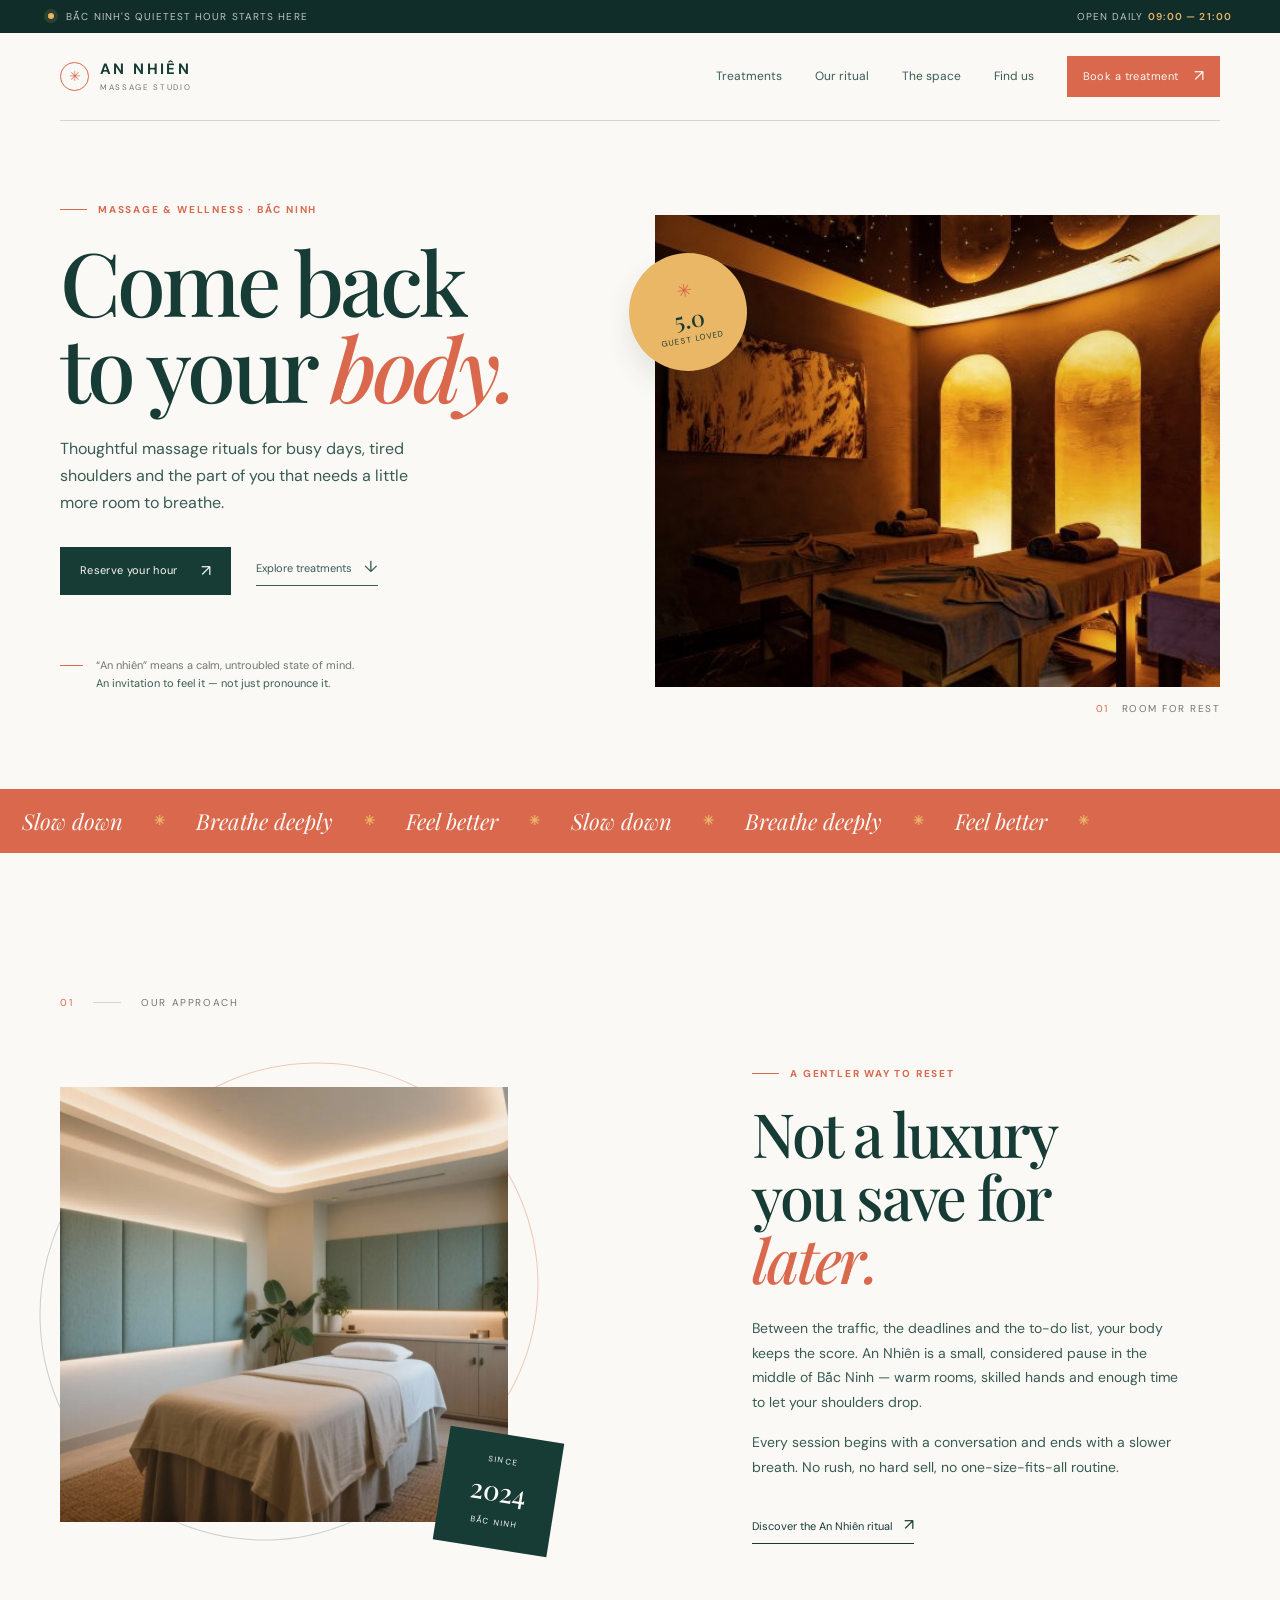
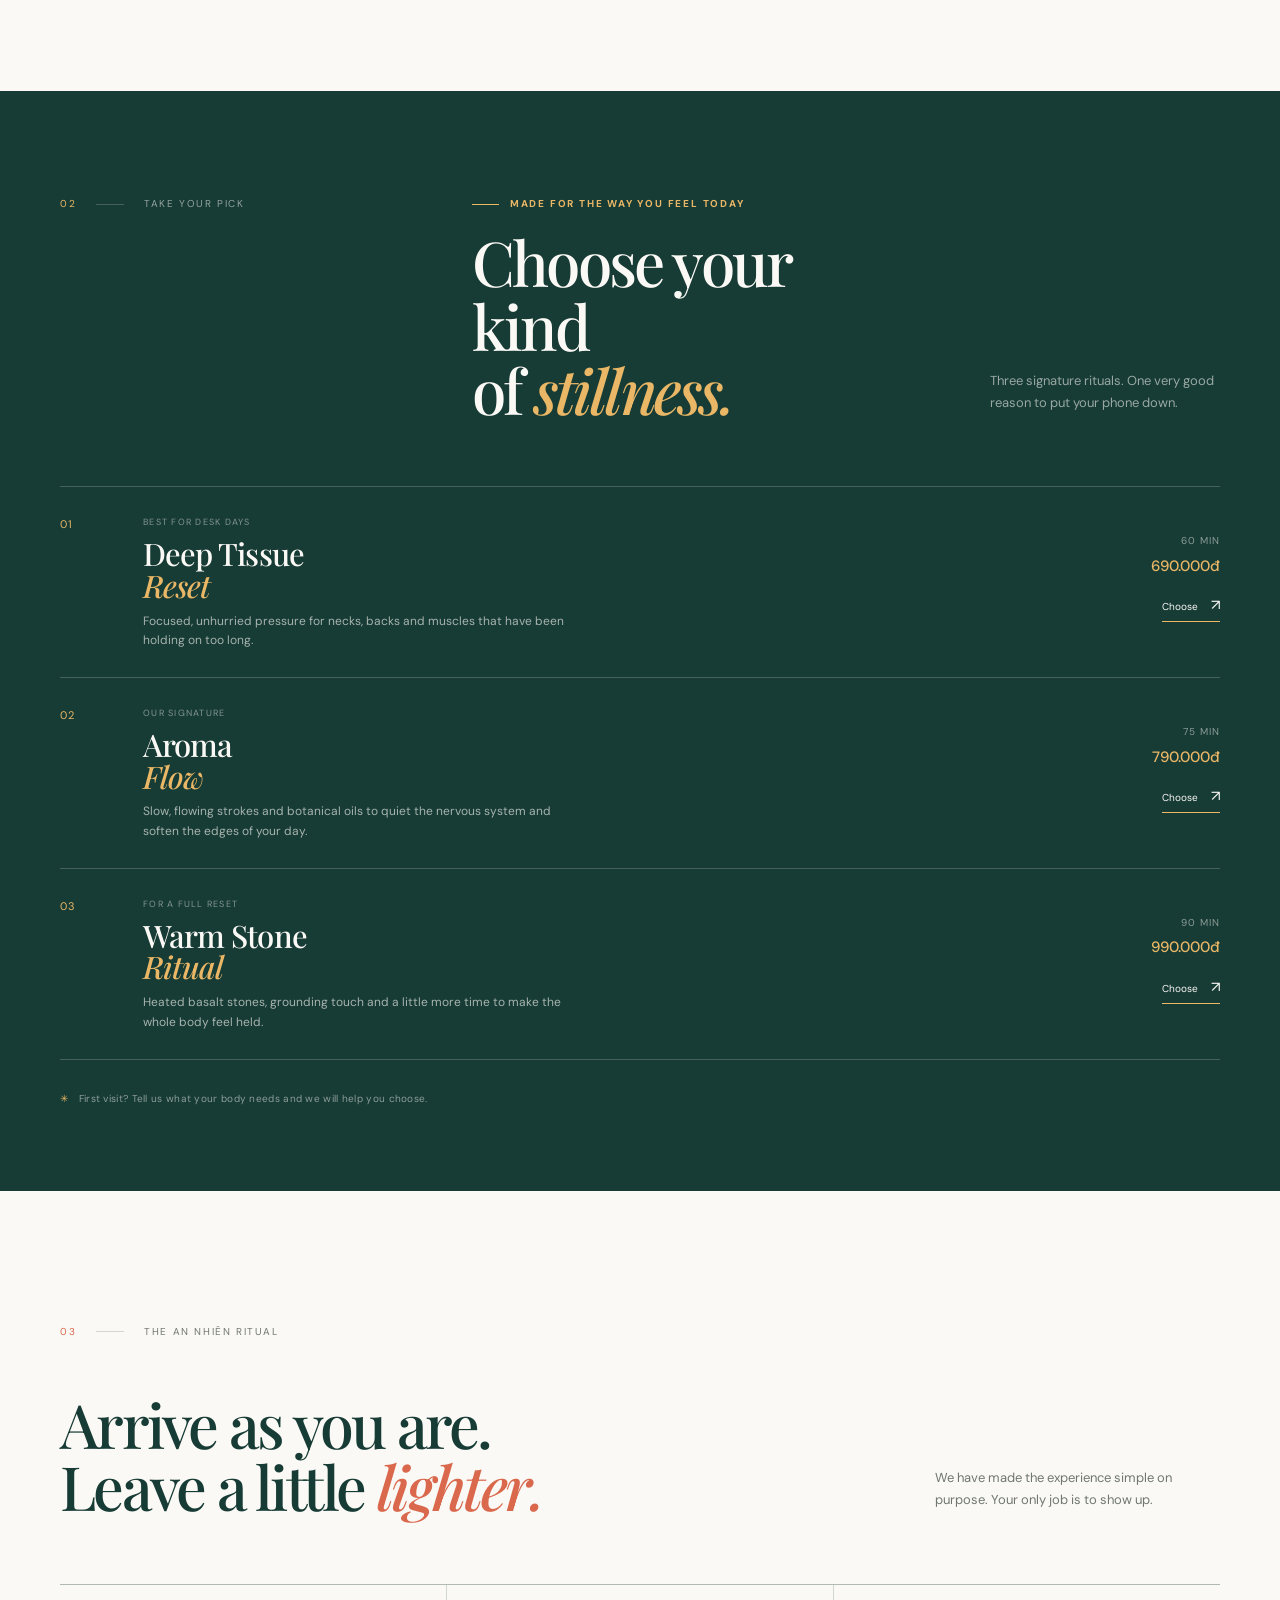
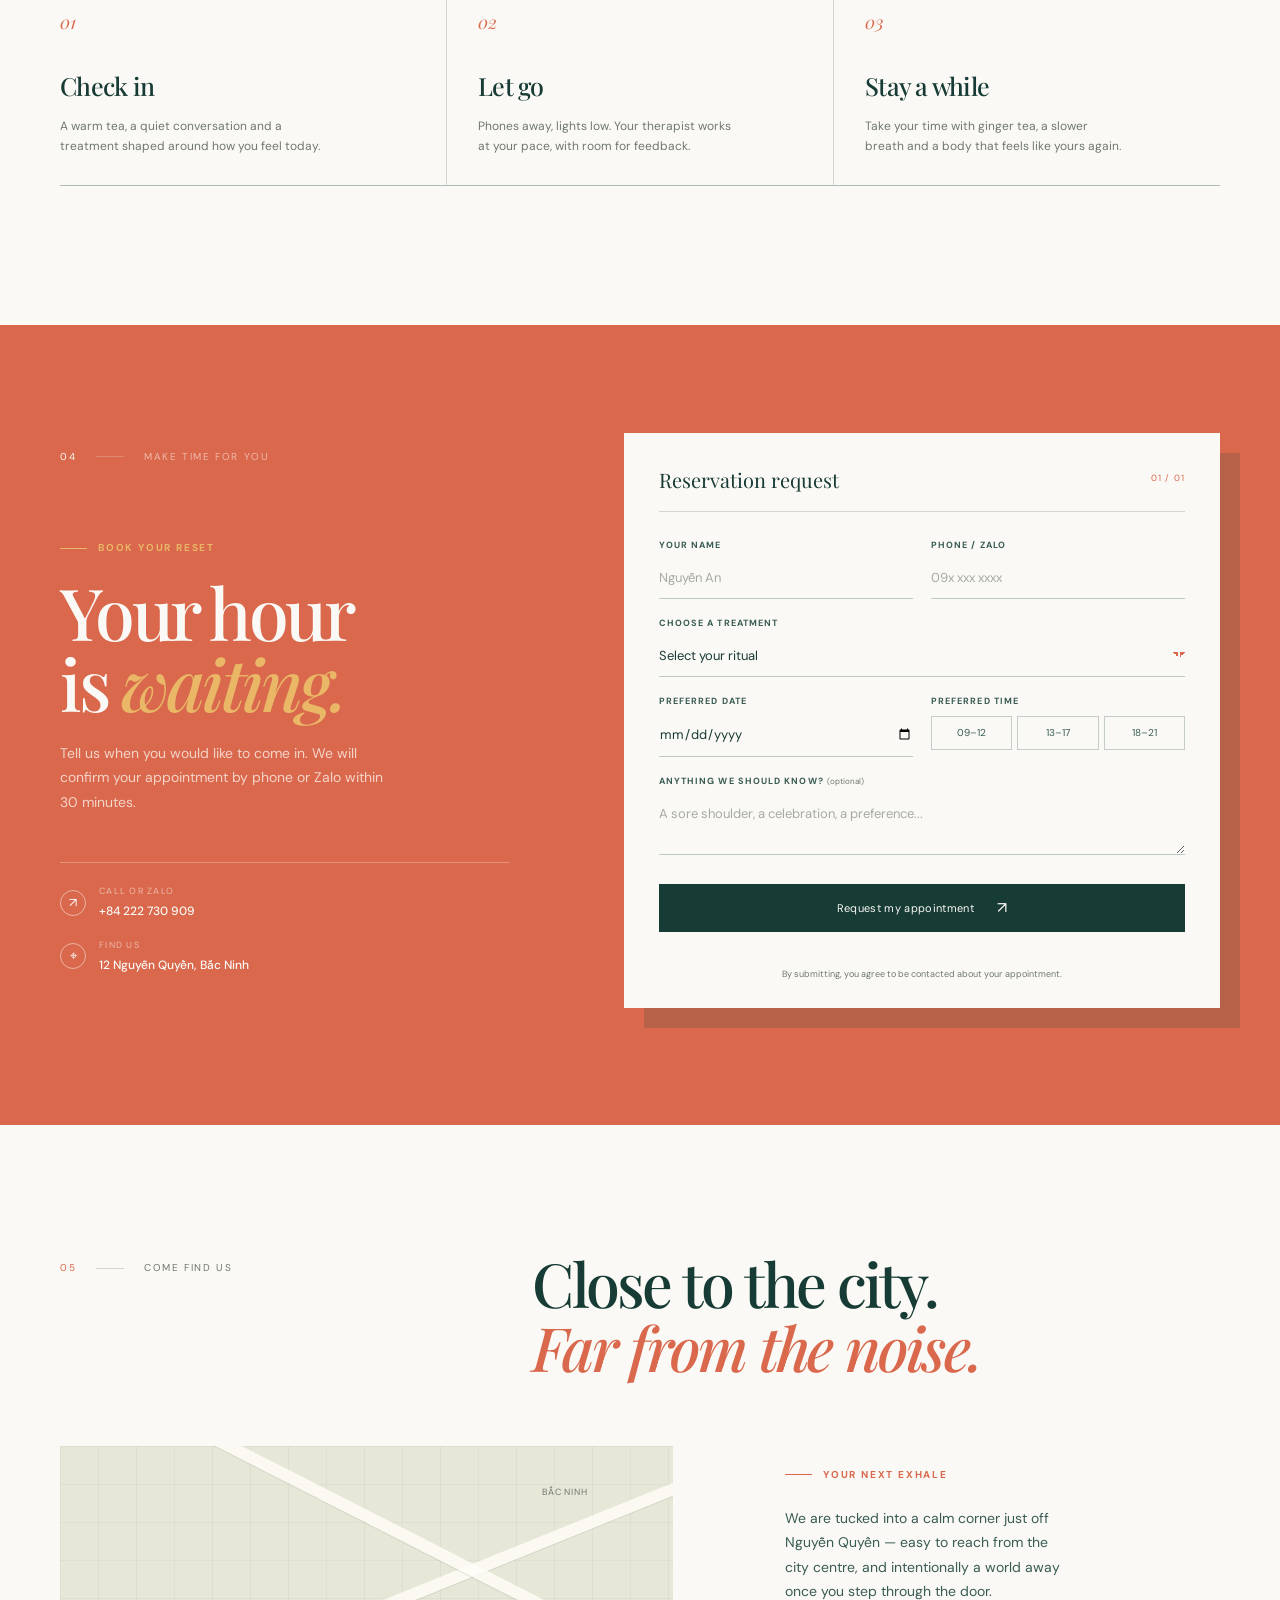
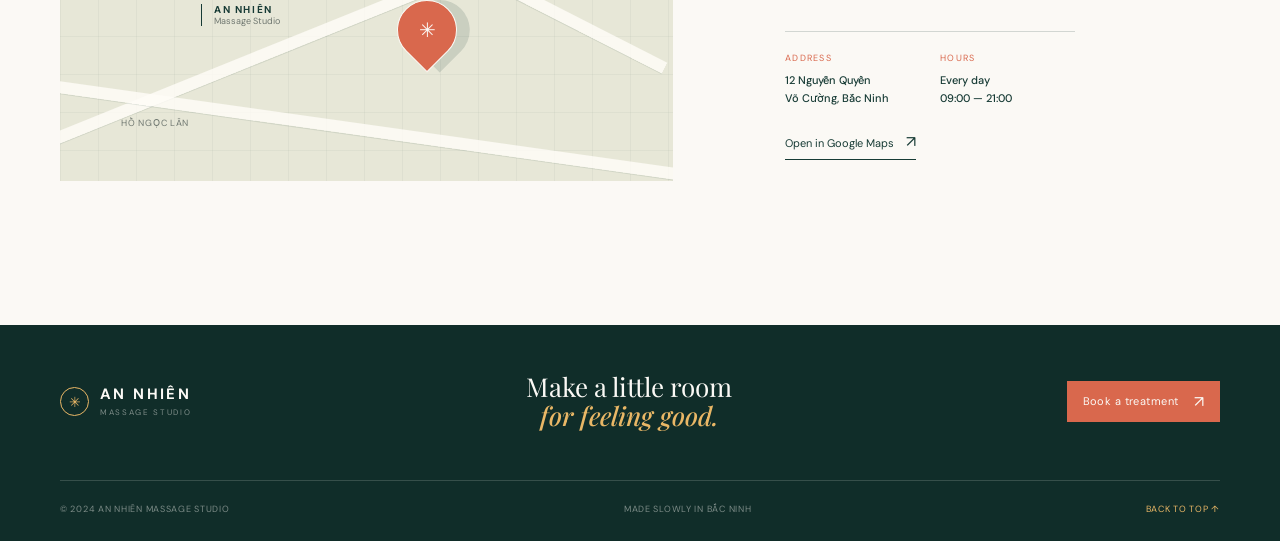
<file: index.html>
<!DOCTYPE html>
<html lang="en">
<head>
  <meta charset="UTF-8" />
  <meta name="viewport" content="width=device-width, initial-scale=1.0" />
  <meta name="description" content="An Nhiên Massage Studio — a quiet place for massage, recovery and deep rest in Bắc Ninh." />
  <title>An Nhiên — Massage & Wellness in Bắc Ninh</title>
  <link rel="preconnect" href="https://fonts.googleapis.com" />
  <link rel="preconnect" href="https://fonts.gstatic.com" crossorigin />
  <link href="https://fonts.googleapis.com/css2?family=DM+Sans:wght@400;500;600;700&family=Playfair+Display:ital,wght@0,500;0,600;1,500;1,600&display=swap" rel="stylesheet" />
  <link rel="stylesheet" href="style.css" />
</head>
<body>
  <div class="topline">
    <p><span class="pulse-dot" aria-hidden="true"></span> Bắc Ninh's quietest hour starts here</p>
    <p class="topline-hours">Open daily <strong>09:00 — 21:00</strong></p>
  </div>

  <header class="site-header" id="top">
    <a class="brand" href="#top" aria-label="An Nhien home">
      <span class="brand-mark" aria-hidden="true">✳</span>
      <span class="brand-copy"><strong>AN NHIÊN</strong><small>MASSAGE STUDIO</small></span>
    </a>

    <button class="menu-toggle" type="button" aria-label="Open menu" aria-expanded="false" aria-controls="primary-nav">
      <span></span><span></span>
    </button>

    <nav class="primary-nav" id="primary-nav" aria-label="Primary navigation">
      <a href="#treatments">Treatments</a>
      <a href="#ritual">Our ritual</a>
      <a href="#space">The space</a>
      <a href="#visit">Find us</a>
      <a class="nav-book" href="#book">Book a treatment <span aria-hidden="true">↗</span></a>
    </nav>
  </header>

  <main>
    <section class="hero section-shell" aria-labelledby="hero-title">
      <div class="hero-copy reveal">
        <p class="eyebrow"><span></span> Massage & wellness · Bắc Ninh</p>
        <h1 id="hero-title">Come back<br />to your <em>body.</em></h1>
        <p class="hero-intro">Thoughtful massage rituals for busy days, tired shoulders and the part of you that needs a little more room to breathe.</p>
        <div class="hero-actions">
          <a class="button button-dark" href="#book">Reserve your hour <span aria-hidden="true">↗</span></a>
          <a class="text-link" href="#treatments">Explore treatments <span aria-hidden="true">↓</span></a>
        </div>
        <div class="hero-note">
          <span class="note-line" aria-hidden="true"></span>
          <p>“An nhiên” means a calm, untroubled state of mind.<br /><span>An invitation to feel it — not just pronounce it.</span></p>
        </div>
      </div>

      <div class="hero-visual reveal reveal-delay-1">
        <div class="hero-image-wrap">
          <img src="image-search/luxury-spa-massage-room-warm-light-stone-1.jpg" alt="Warmly lit massage room with two treatment beds" />
          <div class="hero-image-wash" aria-hidden="true"></div>
        </div>
        <div class="hero-badge">
          <span class="badge-star" aria-hidden="true">✳</span>
          <span><strong>5.0</strong><small>Guest loved</small></span>
        </div>
        <div class="hero-caption"><span>01</span><span>Room for rest</span></div>
      </div>
    </section>

    <div class="ticker" aria-label="An Nhien values">
      <div class="ticker-track">
        <span>Slow down</span><b>✳</b><span>Breathe deeply</span><b>✳</b><span>Feel better</span><b>✳</b><span>Slow down</span><b>✳</b><span>Breathe deeply</span><b>✳</b><span>Feel better</span><b>✳</b>
      </div>
    </div>

    <section class="intro section-shell" id="space" aria-labelledby="intro-title">
      <div class="section-label reveal"><span>01</span><span>Our approach</span></div>
      <div class="intro-grid">
        <div class="intro-art reveal">
          <div class="leaf-orbit orbit-one" aria-hidden="true"></div>
          <div class="leaf-orbit orbit-two" aria-hidden="true"></div>
          <img src="image-search/luxury-spa-massage-room-warm-light-stone-3.webp" alt="Calm, light-filled treatment room with plants and a fresh massage table" />
          <div class="image-stamp"><span>Since</span><strong>2024</strong><span>Bắc Ninh</span></div>
        </div>
        <div class="intro-copy reveal reveal-delay-1">
          <p class="eyebrow"><span></span> A gentler way to reset</p>
          <h2 id="intro-title">Not a luxury<br />you save for <em>later.</em></h2>
          <p>Between the traffic, the deadlines and the to-do list, your body keeps the score. An Nhiên is a small, considered pause in the middle of Bắc Ninh — warm rooms, skilled hands and enough time to let your shoulders drop.</p>
          <p>Every session begins with a conversation and ends with a slower breath. No rush, no hard sell, no one-size-fits-all routine.</p>
          <a class="arrow-link" href="#ritual">Discover the An Nhiên ritual <span aria-hidden="true">↗</span></a>
        </div>
      </div>
    </section>

    <section class="treatments" id="treatments" aria-labelledby="treatments-title">
      <div class="section-shell">
        <div class="treatments-heading reveal">
          <div class="section-label section-label-light"><span>02</span><span>Take your pick</span></div>
          <div>
            <p class="eyebrow eyebrow-light"><span></span> Made for the way you feel today</p>
            <h2 id="treatments-title">Choose your kind<br />of <em>stillness.</em></h2>
          </div>
          <p class="heading-aside">Three signature rituals. One very good reason to put your phone down.</p>
        </div>

        <div class="treatment-list">
          <article class="treatment-card reveal">
            <div class="treatment-number">01</div>
            <div class="treatment-main">
              <p class="treatment-tag">Best for desk days</p>
              <h3>Deep Tissue<br /><em>Reset</em></h3>
              <p>Focused, unhurried pressure for necks, backs and muscles that have been holding on too long.</p>
            </div>
            <div class="treatment-meta"><span>60 min</span><strong>690.000đ</strong><button class="choose-treatment" type="button" data-treatment="Deep Tissue Reset — 60 min">Choose <span aria-hidden="true">↗</span></button></div>
          </article>

          <article class="treatment-card treatment-featured reveal reveal-delay-1">
            <div class="treatment-number">02</div>
            <div class="treatment-main">
              <p class="treatment-tag">Our signature</p>
              <h3>Aroma<br /><em>Flow</em></h3>
              <p>Slow, flowing strokes and botanical oils to quiet the nervous system and soften the edges of your day.</p>
            </div>
            <div class="treatment-meta"><span>75 min</span><strong>790.000đ</strong><button class="choose-treatment" type="button" data-treatment="Aroma Flow — 75 min">Choose <span aria-hidden="true">↗</span></button></div>
          </article>

          <article class="treatment-card reveal reveal-delay-2">
            <div class="treatment-number">03</div>
            <div class="treatment-main">
              <p class="treatment-tag">For a full reset</p>
              <h3>Warm Stone<br /><em>Ritual</em></h3>
              <p>Heated basalt stones, grounding touch and a little more time to make the whole body feel held.</p>
            </div>
            <div class="treatment-meta"><span>90 min</span><strong>990.000đ</strong><button class="choose-treatment" type="button" data-treatment="Warm Stone Ritual — 90 min">Choose <span aria-hidden="true">↗</span></button></div>
          </article>
        </div>
        <p class="treatment-footnote"><span aria-hidden="true">✳</span> First visit? Tell us what your body needs and we will help you choose.</p>
      </div>
    </section>

    <section class="ritual section-shell" id="ritual" aria-labelledby="ritual-title">
      <div class="section-label reveal"><span>03</span><span>The An Nhiên ritual</span></div>
      <div class="ritual-heading reveal">
        <h2 id="ritual-title">Arrive as you are.<br />Leave a little <em>lighter.</em></h2>
        <p>We have made the experience simple on purpose. Your only job is to show up.</p>
      </div>
      <div class="ritual-steps">
        <article class="ritual-step reveal"><span class="step-icon">01</span><h3>Check in</h3><p>A warm tea, a quiet conversation and a treatment shaped around how you feel today.</p></article>
        <article class="ritual-step reveal reveal-delay-1"><span class="step-icon">02</span><h3>Let go</h3><p>Phones away, lights low. Your therapist works at your pace, with room for feedback.</p></article>
        <article class="ritual-step reveal reveal-delay-2"><span class="step-icon">03</span><h3>Stay a while</h3><p>Take your time with ginger tea, a slower breath and a body that feels like yours again.</p></article>
      </div>
    </section>

    <section class="booking-section" id="book" aria-labelledby="book-title">
      <div class="section-shell booking-grid">
        <div class="booking-copy reveal">
          <div class="section-label section-label-light"><span>04</span><span>Make time for you</span></div>
          <p class="eyebrow eyebrow-light"><span></span> Book your reset</p>
          <h2 id="book-title">Your hour<br />is <em>waiting.</em></h2>
          <p>Tell us when you would like to come in. We will confirm your appointment by phone or Zalo within 30 minutes.</p>
          <div class="contact-mini">
            <a href="tel:+84222730909"><span class="contact-icon" aria-hidden="true">↗</span><span><small>Call or Zalo</small><strong>+84 222 730 909</strong></span></a>
            <a href="#visit"><span class="contact-icon" aria-hidden="true">⌖</span><span><small>Find us</small><strong>12 Nguyễn Quyền, Bắc Ninh</strong></span></a>
          </div>
        </div>

        <form class="booking-form reveal reveal-delay-1" id="booking-form">
          <div class="form-header"><span>Reservation request</span><span class="form-step">01 / 01</span></div>
          <div class="form-row">
            <label class="field"><span>Your name</span><input type="text" name="name" placeholder="Nguyễn An" autocomplete="name" required /></label>
            <label class="field"><span>Phone / Zalo</span><input type="tel" name="phone" placeholder="09x xxx xxxx" autocomplete="tel" required /></label>
          </div>
          <label class="field"><span>Choose a treatment</span><select name="treatment" id="treatment-select" required><option value="" disabled selected>Select your ritual</option><option>Deep Tissue Reset — 60 min</option><option>Aroma Flow — 75 min</option><option>Warm Stone Ritual — 90 min</option></select></label>
          <div class="form-row">
            <label class="field"><span>Preferred date</span><input type="date" name="date" id="booking-date" required /></label>
            <div class="field"><span>Preferred time</span><div class="time-options" role="group" aria-label="Preferred time"><button type="button" class="time-option" data-time="Morning">09–12</button><button type="button" class="time-option" data-time="Afternoon">13–17</button><button type="button" class="time-option" data-time="Evening">18–21</button></div><input type="hidden" name="time" id="time-value" required /></div>
          </div>
          <label class="field"><span>Anything we should know? <small>(optional)</small></span><textarea name="note" rows="2" placeholder="A sore shoulder, a celebration, a preference..." ></textarea></label>
          <button class="button button-light form-submit" type="submit">Request my appointment <span aria-hidden="true">↗</span></button>
          <p class="form-status" id="form-status" role="status"></p>
          <p class="form-disclaimer">By submitting, you agree to be contacted about your appointment.</p>
        </form>
      </div>
    </section>

    <section class="visit section-shell" id="visit" aria-labelledby="visit-title">
      <div class="visit-top reveal">
        <div class="section-label"><span>05</span><span>Come find us</span></div>
        <h2 id="visit-title">Close to the city.<br /><em>Far from the noise.</em></h2>
      </div>
      <div class="visit-grid">
        <div class="map-card reveal">
          <div class="map-grid" aria-hidden="true"></div>
          <div class="map-road road-a" aria-hidden="true"></div><div class="map-road road-b" aria-hidden="true"></div><div class="map-road road-c" aria-hidden="true"></div>
          <div class="map-pin" aria-label="An Nhien Massage Studio location"><span>✳</span></div>
          <div class="map-label"><strong>AN NHIÊN</strong><span>Massage Studio</span></div>
          <span class="map-place place-one">Bắc Ninh</span><span class="map-place place-two">Hồ Ngọc Lân</span>
        </div>
        <div class="visit-copy reveal reveal-delay-1">
          <p class="eyebrow"><span></span> Your next exhale</p>
          <p>We are tucked into a calm corner just off Nguyễn Quyền — easy to reach from the city centre, and intentionally a world away once you step through the door.</p>
          <div class="visit-details">
            <div><span>Address</span><strong>12 Nguyễn Quyền<br />Võ Cường, Bắc Ninh</strong></div>
            <div><span>Hours</span><strong>Every day<br />09:00 — 21:00</strong></div>
          </div>
          <a class="arrow-link" href="https://maps.google.com/?q=12+Nguyen+Quyen+Bac+Ninh" target="_blank" rel="noreferrer">Open in Google Maps <span aria-hidden="true">↗</span></a>
        </div>
      </div>
    </section>
  </main>

  <footer class="site-footer">
    <div class="section-shell footer-main">
      <a class="brand brand-light" href="#top" aria-label="An Nhien home"><span class="brand-mark" aria-hidden="true">✳</span><span class="brand-copy"><strong>AN NHIÊN</strong><small>MASSAGE STUDIO</small></span></a>
      <p>Make a little room<br /><em>for feeling good.</em></p>
      <a class="footer-book" href="#book">Book a treatment <span aria-hidden="true">↗</span></a>
    </div>
    <div class="section-shell footer-bottom"><span>© 2024 An Nhiên Massage Studio</span><span>Made slowly in Bắc Ninh</span><a href="#top">Back to top ↑</a></div>
  </footer>

  <script src="app.js"></script>
</body>
</html>
</file>
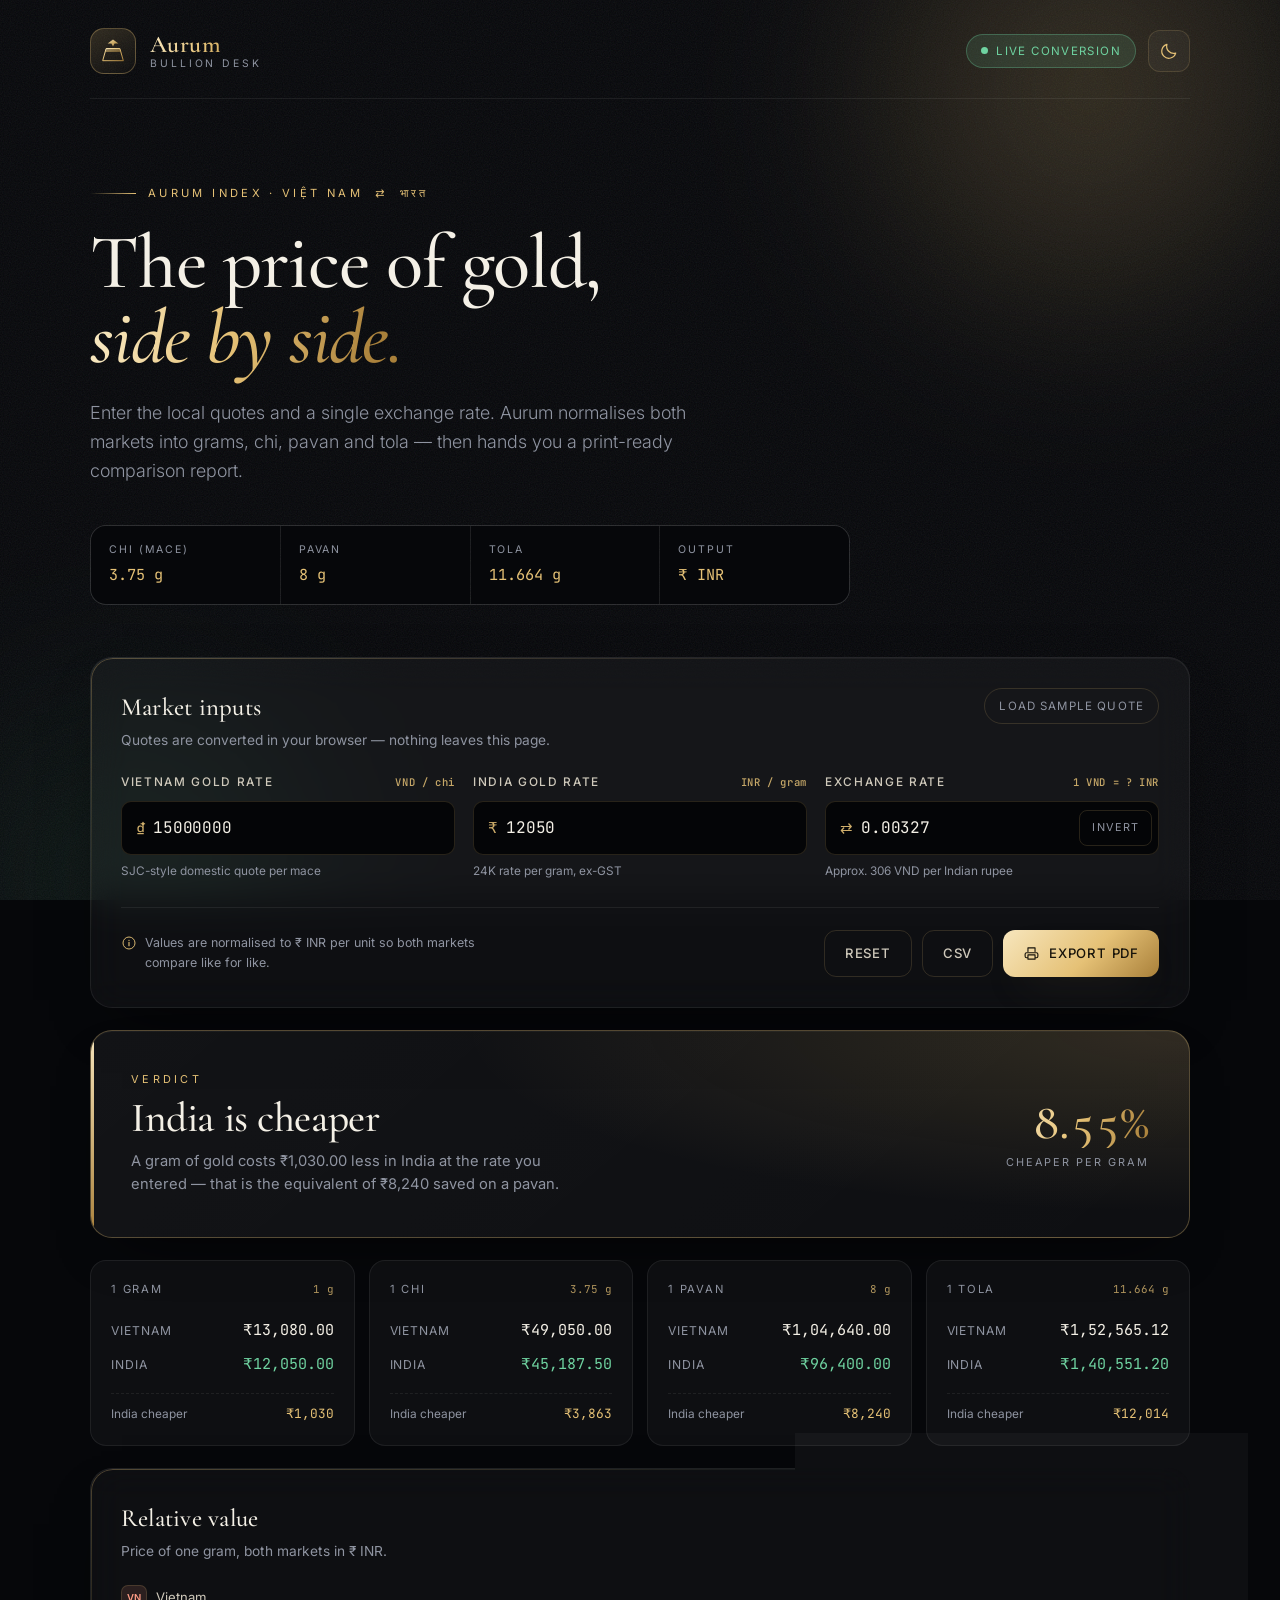
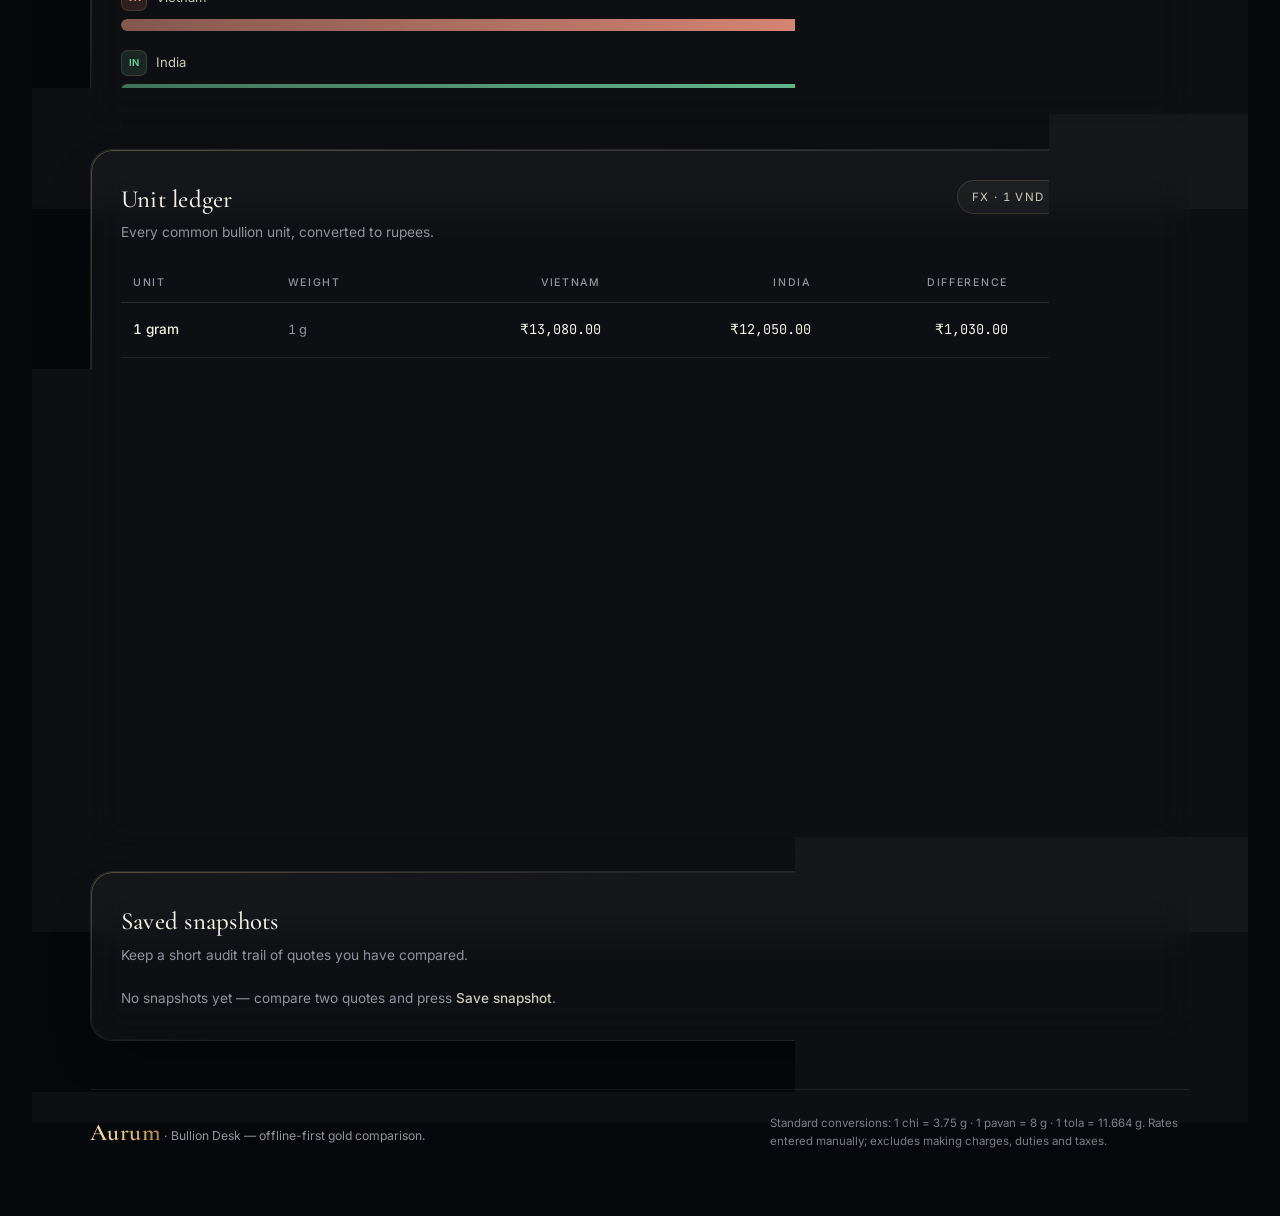
<file: gold-comparator/index.html>
<!DOCTYPE html>
<html lang="en" data-theme="dark">
  <head>
    <meta charset="UTF-8" />
    <meta name="viewport" content="width=device-width, initial-scale=1.0" />
    <meta
      name="description"
      content="Aurum — a premium gold price comparator for Vietnam and India. Convert per chi, gram, pavan and tola rates, and export a print-ready PDF report."
    />
    <title>Aurum · Gold Price Comparator — Vietnam vs India</title>

    <meta name="theme-color" content="#06070a" />
    <link
      rel="icon"
      href="data:image/svg+xml,<svg xmlns='http://www.w3.org/2000/svg' viewBox='0 0 32 32'><rect width='32' height='32' rx='8' fill='%230a0b0e'/><path d='M8 11.5h16l4 14H4z' fill='%23e5c176'/><path d='M12 17h8' stroke='%230a0b0e' stroke-width='1.6'/></svg>"
    />

    <link rel="preconnect" href="https://fonts.googleapis.com" />
    <link rel="preconnect" href="https://fonts.gstatic.com" crossorigin />
    <link
      href="https://fonts.googleapis.com/css2?family=Cormorant+Garamond:ital,wght@0,400;0,500;0,600;1,400&family=Inter:wght@300;400;500;600&family=JetBrains+Mono:wght@400;500&display=swap"
      rel="stylesheet"
    />

    <link rel="stylesheet" href="styles.css" />
  </head>

  <body>
    <!-- Ambient background layers -->
    <div class="aurora" aria-hidden="true">
      <span class="aurora__glow aurora__glow--gold"></span>
      <span class="aurora__glow aurora__glow--jade"></span>
      <span class="aurora__grain"></span>
    </div>

    <div class="app-shell">
      <!-- ============================= Masthead ============================= -->
      <header class="masthead">
        <a class="brand" href="#top" aria-label="Aurum home">
          <span class="brand__mark" aria-hidden="true">
            <svg viewBox="0 0 48 48" role="presentation">
              <defs>
                <linearGradient id="goldGrad" x1="0" y1="0" x2="1" y2="1">
                  <stop offset="0%" stop-color="#f6e3b4" />
                  <stop offset="45%" stop-color="#e5c176" />
                  <stop offset="100%" stop-color="#a9803a" />
                </linearGradient>
              </defs>
              <path
                d="M24 5.5 32.6 12h-6.1l-2.5 4.6-2.5-4.6h-6.1L24 5.5Z"
                fill="url(#goldGrad)"
                opacity=".9"
              />
              <path
                d="M13 20h22l5.5 19.5H7.5L13 20Z"
                fill="none"
                stroke="url(#goldGrad)"
                stroke-width="1.6"
              />
              <path d="M13 20h22l1.6 5.7H11.4L13 20Z" fill="url(#goldGrad)" opacity=".55" />
              <path d="M18 31.5h12" stroke="url(#goldGrad)" stroke-width="1.4" stroke-linecap="round" />
            </svg>
          </span>
          <span class="brand__text">
            <span class="brand__name">Aurum</span>
            <span class="brand__sub">Bullion Desk</span>
          </span>
        </a>

        <div class="masthead__actions">
          <span class="pill pill--live">
            <span class="pill__dot" aria-hidden="true"></span>
            Live conversion
          </span>

          <button
            id="themeToggle"
            class="icon-btn"
            type="button"
            aria-label="Switch to light theme"
            title="Switch theme"
          >
            <svg class="icon icon--moon" viewBox="0 0 24 24" aria-hidden="true">
              <path
                d="M20 14.5A8.5 8.5 0 0 1 9.5 4a8.5 8.5 0 1 0 10.5 10.5Z"
                fill="none"
                stroke="currentColor"
                stroke-width="1.5"
                stroke-linejoin="round"
              />
            </svg>
            <svg class="icon icon--sun" viewBox="0 0 24 24" aria-hidden="true">
              <circle cx="12" cy="12" r="4.2" fill="none" stroke="currentColor" stroke-width="1.5" />
              <path
                d="M12 2.5v2.2M12 19.3v2.2M2.5 12h2.2M19.3 12h2.2M5.3 5.3l1.6 1.6M17.1 17.1l1.6 1.6M18.7 5.3l-1.6 1.6M6.9 17.1l-1.6 1.6"
                stroke="currentColor"
                stroke-width="1.5"
                stroke-linecap="round"
              />
            </svg>
          </button>
        </div>
      </header>

      <main id="top">
        <!-- ============================== Hero ============================== -->
        <section class="hero">
          <p class="eyebrow">
            <span class="eyebrow__rule" aria-hidden="true"></span>
            Aurum index · Việt Nam <span aria-hidden="true">⇄</span> भारत
          </p>
          <h1>
            The price of gold,<br />
            <em>side by side.</em>
          </h1>
          <p class="lede">
            Enter the local quotes and a single exchange rate. Aurum normalises both markets
            into grams, chi, pavan and tola — then hands you a print-ready comparison report.
          </p>

          <dl class="hero__facts">
            <div><dt>Chi (mace)</dt><dd>3.75 g</dd></div>
            <div><dt>Pavan</dt><dd>8 g</dd></div>
            <div><dt>Tola</dt><dd>11.664 g</dd></div>
            <div><dt>Output</dt><dd>₹ INR</dd></div>
          </dl>
        </section>

        <!-- ============================ Input panel ========================== -->
        <section class="panel" aria-labelledby="inputHeading">
          <div class="panel__head">
            <div>
              <h2 id="inputHeading">Market inputs</h2>
              <p>Quotes are converted in your browser — nothing leaves this page.</p>
            </div>
            <button id="btnSample" class="chip" type="button">Load sample quote</button>
          </div>

          <form class="field-grid" id="goldForm" novalidate>
            <div class="field" data-field="vnChi">
              <label for="vnChi">
                Vietnam gold rate
                <span class="field__unit">VND / chi</span>
              </label>
              <div class="field__control">
                <span class="field__affix" aria-hidden="true">₫</span>
                <input
                  id="vnChi"
                  name="vnChi"
                  type="number"
                  inputmode="decimal"
                  step="any"
                  min="0"
                  value="15000000"
                  autocomplete="off"
                  aria-describedby="vnChiHint"
                />
              </div>
              <p class="field__hint" id="vnChiHint">SJC-style domestic quote per mace</p>
              <p class="field__error" role="alert"></p>
            </div>

            <div class="field" data-field="inGram">
              <label for="inGram">
                India gold rate
                <span class="field__unit">INR / gram</span>
              </label>
              <div class="field__control">
                <span class="field__affix" aria-hidden="true">₹</span>
                <input
                  id="inGram"
                  name="inGram"
                  type="number"
                  inputmode="decimal"
                  step="any"
                  min="0"
                  value="12050"
                  autocomplete="off"
                  aria-describedby="inGramHint"
                />
              </div>
              <p class="field__hint" id="inGramHint">24K rate per gram, ex-GST</p>
              <p class="field__error" role="alert"></p>
            </div>

            <div class="field" data-field="fx">
              <label for="fx">
                Exchange rate
                <span class="field__unit" id="fxUnit">1 VND = ? INR</span>
              </label>
              <div class="field__control">
                <span class="field__affix" aria-hidden="true">⇄</span>
                <input
                  id="fx"
                  name="fx"
                  type="number"
                  inputmode="decimal"
                  step="any"
                  min="0"
                  value="0.00327"
                  autocomplete="off"
                  aria-describedby="fxHint"
                />
                <button
                  id="invertFx"
                  class="field__action"
                  type="button"
                  title="Invert the exchange rate"
                  aria-label="Invert the exchange rate"
                >
                  Invert
                </button>
              </div>
              <p class="field__hint" id="fxHint">Roughly 306 VND per Indian rupee</p>
              <p class="field__error" role="alert"></p>
            </div>
          </form>

          <div class="panel__foot">
            <p class="panel__note">
              <svg viewBox="0 0 24 24" aria-hidden="true">
                <circle cx="12" cy="12" r="9" fill="none" stroke="currentColor" stroke-width="1.4" />
                <path d="M12 11v5.2M12 8.1v.1" stroke="currentColor" stroke-width="1.7" stroke-linecap="round" />
              </svg>
              Values are normalised to ₹ INR per unit so both markets compare like for like.
            </p>

            <div class="panel__cta">
              <button id="btnReset" class="btn btn--ghost" type="button">Reset</button>
              <button id="btnCsv" class="btn btn--ghost" type="button">CSV</button>
              <button id="btnPdf" class="btn btn--gold" type="button">
                <svg viewBox="0 0 24 24" aria-hidden="true">
                  <path
                    d="M7 9V4h10v5M7 18H5a2 2 0 0 1-2-2v-3a2 2 0 0 1 2-2h14a2 2 0 0 1 2 2v3a2 2 0 0 1-2 2h-2M7 14h10v6H7v-6Z"
                    fill="none"
                    stroke="currentColor"
                    stroke-width="1.6"
                    stroke-linecap="round"
                    stroke-linejoin="round"
                  />
                </svg>
                Export PDF
              </button>
            </div>
          </div>
        </section>

        <!-- ============================= Results ============================ -->
        <section class="results" aria-labelledby="resultsHeading" aria-live="polite">
          <h2 id="resultsHeading" class="sr-only">Comparison results</h2>

          <!-- Verdict -->
          <article class="verdict" id="verdict">
            <div class="verdict__left">
              <p class="verdict__label">Verdict</p>
              <h3 class="verdict__title" id="verdictTitle">—</h3>
              <p class="verdict__text" id="verdictText">Enter two valid quotes to compare.</p>
            </div>
            <div class="verdict__right">
              <p class="verdict__delta" id="verdictPercent">—</p>
              <p class="verdict__delta-label">cheaper per gram</p>
            </div>
          </article>

          <!-- KPI cards -->
          <div class="kpi-grid" id="kpiGrid"><!-- generated --></div>

          <!-- Bars -->
          <section class="panel panel--bars" aria-labelledby="barsHeading">
            <div class="panel__head">
              <div>
                <h2 id="barsHeading">Relative value</h2>
                <p>Price of one gram, both markets in ₹ INR.</p>
              </div>
            </div>
            <div class="bars">
              <div class="bar-row">
                <div class="bar-row__head">
                  <span class="bar-row__market"><span class="flag flag--vn" aria-hidden="true">VN</span> Vietnam</span>
                  <span class="bar-row__value" id="barVnVal">—</span>
                </div>
                <div class="bar-track"><span class="bar-fill bar-fill--vn" id="barVN"></span></div>
              </div>
              <div class="bar-row">
                <div class="bar-row__head">
                  <span class="bar-row__market"><span class="flag flag--in" aria-hidden="true">IN</span> India</span>
                  <span class="bar-row__value" id="barInVal">—</span>
                </div>
                <div class="bar-track"><span class="bar-fill bar-fill--in" id="barIN"></span></div>
              </div>
            </div>
          </section>

          <!-- Ledger -->
          <section class="panel" aria-labelledby="ledgerHeading">
            <div class="panel__head">
              <div>
                <h2 id="ledgerHeading">Unit ledger</h2>
                <p>Every common bullion unit, converted to rupees.</p>
              </div>
              <span class="pill" id="fxRatePill">—</span>
            </div>
            <div class="table-wrap">
              <table class="ledger">
                <thead>
                  <tr>
                    <th scope="col">Unit</th>
                    <th scope="col">Weight</th>
                    <th scope="col">Vietnam</th>
                    <th scope="col">India</th>
                    <th scope="col">Difference</th>
                    <th scope="col">Cheaper</th>
                  </tr>
                </thead>
                <tbody id="ledgerBody"><!-- generated --></tbody>
              </table>
            </div>

            <ul class="insights" id="insights"><!-- generated --></ul>
          </section>

          <!-- History -->
          <section class="panel panel--history" aria-labelledby="historyHeading">
            <div class="panel__head">
              <div>
                <h2 id="historyHeading">Saved snapshots</h2>
                <p>Keep a short audit trail of quotes you have compared.</p>
              </div>
              <div class="panel__cta">
                <button id="btnClearHistory" class="chip" type="button">Clear</button>
                <button id="btnSave" class="chip chip--solid" type="button">Save snapshot</button>
              </div>
            </div>
            <ol class="history" id="historyList"><!-- generated --></ol>
            <p class="history__empty" id="historyEmpty">
              No snapshots yet — compare two quotes and press <strong>Save snapshot</strong>.
            </p>
          </section>
        </section>
      </main>

      <footer class="site-footer">
        <p><span class="brand__name">Aurum</span> · Bullion Desk — offline-first gold comparison.</p>
        <p class="site-footer__meta">
          Standard conversions: 1 chi = 3.75 g · 1 pavan = 8 g · 1 tola = 11.664 g. Rates entered
          manually; excludes making charges, duties and taxes.
        </p>
      </footer>
    </div>

    <!-- ====================== Print / PDF report ======================= -->
    <section class="report" id="report" aria-hidden="true"><!-- generated --></section>

    <script src="app.js"></script>
  </body>
</html>
</file>
<file: style.css>
/* ---------- An Nhien / visual system ---------- */
:root {
  --ink: #173b35;
  --ink-deep: #102d29;
  --ink-soft: #385b54;
  --cream: #f5f1e9;
  --paper: #fbf9f5;
  --sand: #e6dfd3;
  --line: rgba(23, 59, 53, 0.18);
  --rust: #d9684d;
  --rust-deep: #b84f39;
  --gold: #e9b766;
  --muted: #6f7770;
  --white: #fffdf8;
  --serif: "Playfair Display", Georgia, serif;
  --sans: "DM Sans", Arial, sans-serif;
  --shell: min(1160px, calc(100% - 96px));
  --ease: cubic-bezier(.22, 1, .36, 1);
}

* { box-sizing: border-box; }
html { scroll-behavior: smooth; }
body {
  margin: 0;
  color: var(--ink);
  background: var(--paper);
  font-family: var(--sans);
  font-size: 15px;
  line-height: 1.55;
  -webkit-font-smoothing: antialiased;
}
body.menu-open { overflow: hidden; }
a { color: inherit; text-decoration: none; }
button, input, select, textarea { font: inherit; }
button { cursor: pointer; }
img { display: block; max-width: 100%; }
::selection { color: var(--paper); background: var(--rust); }

.section-shell { width: var(--shell); margin: 0 auto; }
.topline {
  height: 33px;
  padding: 0 48px;
  display: flex;
  justify-content: space-between;
  align-items: center;
  background: var(--ink-deep);
  color: rgba(255, 253, 248, .73);
  font-size: 10px;
  letter-spacing: .11em;
  text-transform: uppercase;
}
.topline p { margin: 0; }
.topline-hours strong { color: var(--gold); font-weight: 600; }
.pulse-dot {
  width: 6px; height: 6px; display: inline-block; margin-right: 8px;
  border-radius: 50%; background: var(--gold); vertical-align: 1px;
  box-shadow: 0 0 0 4px rgba(233, 183, 102, .13);
}

.site-header {
  width: var(--shell);
  height: 88px;
  margin: 0 auto;
  display: flex;
  align-items: center;
  justify-content: space-between;
  position: relative;
  z-index: 20;
  border-bottom: 1px solid var(--line);
}
.brand { display: inline-flex; align-items: center; gap: 11px; }
.brand-mark {
  width: 29px; height: 29px; display: grid; place-items: center;
  border: 1px solid currentColor; border-radius: 50%;
  font-size: 14px; line-height: 1; color: var(--rust);
}
.brand-copy { display: flex; flex-direction: column; line-height: 1.05; }
.brand-copy strong { font-size: 15px; letter-spacing: .16em; font-weight: 700; }
.brand-copy small { margin-top: 5px; font-size: 8px; letter-spacing: .21em; color: var(--muted); }
.primary-nav { display: flex; align-items: center; gap: 33px; font-size: 12px; color: var(--ink-soft); }
.primary-nav > a:not(.nav-book) { position: relative; }
.primary-nav > a:not(.nav-book)::after {
  content: ""; height: 1px; width: 0; position: absolute; left: 0; bottom: -7px;
  background: var(--rust); transition: width .3s var(--ease);
}
.primary-nav > a:not(.nav-book):hover::after { width: 100%; }
.nav-book, .footer-book {
  display: inline-flex; align-items: center; gap: 15px; padding: 12px 16px;
  color: var(--paper); background: var(--rust); font-size: 11px; letter-spacing: .04em;
  transition: background .25s ease, transform .25s var(--ease);
}
.nav-book:hover, .footer-book:hover { background: var(--rust-deep); transform: translateY(-2px); }
.nav-book span, .footer-book span { font-size: 16px; line-height: 0; }
.menu-toggle { display: none; border: 0; background: transparent; padding: 8px 0 8px 8px; }
.menu-toggle span { width: 25px; height: 1px; display: block; margin: 6px 0; background: var(--ink); transition: transform .3s ease; }

/* shared type */
.eyebrow {
  margin: 0; display: flex; align-items: center; gap: 11px;
  color: var(--rust); font-size: 10px; font-weight: 700; letter-spacing: .18em; text-transform: uppercase;
}
.eyebrow > span { width: 27px; height: 1px; background: currentColor; display: inline-block; }
.eyebrow-light { color: var(--gold); }
.eyebrow-light > span { background: var(--gold); }
h1, h2, h3, p { margin-top: 0; }
h1, h2 { font-family: var(--serif); font-weight: 500; letter-spacing: -.045em; }
h1 em, h2 em, h3 em, .site-footer em { color: var(--rust); font-weight: 500; }

/* hero */
.hero {
  min-height: 621px;
  padding: 81px 0 88px;
  display: grid;
  grid-template-columns: minmax(0, .91fr) minmax(460px, 1.09fr);
  gap: 76px;
  align-items: center;
}
.hero-copy { padding-bottom: 8px; }
.hero h1 { margin: 20px 0 25px; font-size: clamp(58px, 7vw, 88px); line-height: .98; }
.hero-intro { max-width: 385px; margin-bottom: 30px; color: var(--ink-soft); font-size: 16px; line-height: 1.7; }
.hero-actions { display: flex; align-items: center; gap: 25px; }
.button {
  display: inline-flex; align-items: center; justify-content: center; gap: 23px;
  min-height: 48px; padding: 0 19px; border: 1px solid transparent;
  font-size: 11px; letter-spacing: .03em; transition: transform .25s var(--ease), background .25s ease, color .25s ease;
}
.button span { font-size: 16px; line-height: 0; }
.button-dark { color: var(--paper); background: var(--ink); }
.button-dark:hover { background: var(--rust); transform: translateY(-3px); }
.button-light { color: var(--ink); background: var(--cream); }
.button-light:hover { background: var(--gold); transform: translateY(-3px); }
.text-link, .arrow-link { border-bottom: 1px solid currentColor; padding-bottom: 5px; font-size: 11px; }
.text-link { color: var(--ink-soft); }
.text-link span, .arrow-link span { margin-left: 9px; font-size: 16px; transition: transform .25s var(--ease); display: inline-block; }
.text-link:hover span, .arrow-link:hover span { transform: translate(3px, -3px); }
.hero-note { display: flex; align-items: flex-start; gap: 13px; margin-top: 61px; color: var(--muted); font-size: 11px; line-height: 1.7; }
.hero-note p { margin: 0; }
.hero-note p span { color: var(--ink-soft); }
.note-line { width: 23px; height: 1px; display: block; margin-top: 9px; background: var(--rust); }
.hero-visual { height: 472px; position: relative; }
.hero-image-wrap { position: absolute; inset: 0 0 0 26px; overflow: hidden; background: #7a3a1d; }
.hero-image-wrap img { width: 100%; height: 100%; object-fit: cover; object-position: center; filter: saturate(.83); }
.hero-image-wash { position: absolute; inset: 0; background: linear-gradient(90deg, rgba(20, 28, 21, .18), transparent 48%, rgba(23, 59, 53, .08)); mix-blend-mode: multiply; }
.hero-badge {
  position: absolute; left: 0; top: 38px; width: 118px; height: 118px; display: flex; flex-direction: column; align-items: center; justify-content: center; gap: 8px;
  background: var(--gold); color: var(--ink); border-radius: 50%; transform: rotate(-10deg); box-shadow: 0 15px 30px rgba(23, 59, 53, .12);
}
.badge-star { color: var(--rust); font-size: 18px; line-height: 1; }
.hero-badge span:not(.badge-star) { display: flex; flex-direction: column; text-align: center; line-height: 1; }
.hero-badge strong { font-family: var(--serif); font-size: 23px; font-weight: 500; }
.hero-badge small { margin-top: 5px; font-size: 8px; letter-spacing: .13em; text-transform: uppercase; }
.hero-caption { position: absolute; right: 0; bottom: -29px; display: flex; gap: 13px; color: var(--muted); font-size: 10px; letter-spacing: .15em; text-transform: uppercase; }
.hero-caption span:first-child { color: var(--rust); }

/* ticker */
.ticker { overflow: hidden; padding: 15px 0; color: var(--paper); background: var(--rust); }
.ticker-track { width: max-content; display: flex; align-items: center; gap: 31px; padding-left: 22px; animation: ticker 32s linear infinite; font-family: var(--serif); font-size: 22px; font-style: italic; white-space: nowrap; }
.ticker-track b { color: var(--gold); font-family: var(--sans); font-size: 13px; font-style: normal; }
@keyframes ticker { to { transform: translateX(-33.333%); } }

/* intro */
.intro { padding: 142px 0 147px; }
.section-label { display: flex; align-items: center; gap: 20px; color: var(--muted); font-size: 10px; letter-spacing: .16em; text-transform: uppercase; }
.section-label span:first-child { color: var(--rust); }
.section-label span + span { display: flex; align-items: center; gap: 20px; }
.section-label span + span::before { content: ""; width: 28px; height: 1px; background: var(--line); }
.intro-grid { margin-top: 55px; display: grid; grid-template-columns: minmax(400px, 1fr) minmax(370px, .85fr); gap: 142px; align-items: center; }
.intro-art { position: relative; max-width: 448px; }
.intro-art img { position: relative; z-index: 1; width: 100%; height: 435px; object-fit: cover; object-position: center; }
.leaf-orbit { position: absolute; z-index: 0; border: 1px solid rgba(217, 104, 77, .34); border-radius: 50%; transform: rotate(38deg); }
.orbit-one { inset: -24px -31px 19px 36px; }
.orbit-two { inset: 5px 24px -19px -20px; border-color: rgba(23, 59, 53, .22); transform: rotate(-26deg); }
.image-stamp { position: absolute; z-index: 2; width: 115px; height: 115px; right: -48px; bottom: -27px; display: flex; flex-direction: column; align-items: center; justify-content: center; color: var(--paper); background: var(--ink); transform: rotate(9deg); }
.image-stamp span { font-size: 8px; letter-spacing: .15em; text-transform: uppercase; }
.image-stamp strong { margin: 4px 0; font-family: var(--serif); font-size: 27px; font-weight: 500; }
.intro-copy { max-width: 430px; }
.intro-copy h2 { margin: 21px 0 26px; font-size: clamp(43px, 5vw, 61px); line-height: 1.03; }
.intro-copy > p:not(.eyebrow) { color: var(--ink-soft); font-size: 14px; line-height: 1.75; }
.intro-copy > p + p { margin-top: 16px; }
.arrow-link { display: inline-block; margin-top: 20px; color: var(--ink); }

/* treatments */
.treatments { padding: 105px 0 85px; color: var(--paper); background: var(--ink); }
.section-label-light { color: rgba(255, 253, 248, .54); }
.section-label-light span:first-child { color: var(--gold); }
.section-label-light span + span::before { background: rgba(255, 253, 248, .2); }
.treatments-heading { display: grid; grid-template-columns: 1fr 1.15fr .8fr; gap: 58px; align-items: end; }
.treatments-heading .section-label { align-self: start; }
.treatments-heading h2 { margin: 18px 0 0; font-size: clamp(43px, 5vw, 62px); line-height: 1.03; }
.treatments-heading h2 em { color: var(--gold); }
.heading-aside { max-width: 230px; margin: 0 0 7px auto; color: rgba(255, 253, 248, .56); font-size: 13px; line-height: 1.7; }
.treatment-list { margin-top: 65px; border-top: 1px solid rgba(255, 253, 248, .2); }
.treatment-card { min-height: 188px; display: grid; grid-template-columns: 56px minmax(0, 1fr) 175px; gap: 27px; padding: 29px 0 26px; border-bottom: 1px solid rgba(255, 253, 248, .2); transition: padding .35s var(--ease), background .35s ease; }
.treatment-card:hover { padding-left: 18px; padding-right: 18px; background: rgba(255, 253, 248, .055); }
.treatment-number { color: var(--gold); font-size: 11px; letter-spacing: .08em; }
.treatment-main { max-width: 570px; }
.treatment-tag { margin-bottom: 8px; color: rgba(255, 253, 248, .47); font-size: 9px; letter-spacing: .14em; text-transform: uppercase; }
.treatment-main h3 { margin: 0 0 10px; font-family: var(--serif); font-size: 31px; font-weight: 500; line-height: 1.02; letter-spacing: -.03em; }
.treatment-main h3 em { color: var(--gold); }
.treatment-main > p:last-child { max-width: 440px; margin: 0; color: rgba(255, 253, 248, .62); font-size: 12px; line-height: 1.65; }
.treatment-meta { display: flex; flex-direction: column; align-items: flex-end; gap: 6px; padding-top: 17px; text-align: right; }
.treatment-meta > span { color: rgba(255, 253, 248, .5); font-size: 10px; letter-spacing: .1em; text-transform: uppercase; }
.treatment-meta strong { color: var(--gold); font-size: 15px; font-weight: 500; }
.choose-treatment { margin-top: 10px; padding: 0 0 4px; border: 0; border-bottom: 1px solid var(--gold); color: var(--paper); background: transparent; font-size: 10px; }
.choose-treatment span { display: inline-block; margin-left: 10px; font-size: 15px; transition: transform .25s var(--ease); }
.choose-treatment:hover span { transform: translate(3px, -3px); }
.treatment-footnote { margin: 31px 0 0; color: rgba(255, 253, 248, .51); font-size: 10px; letter-spacing: .03em; }
.treatment-footnote span { margin-right: 7px; color: var(--gold); }

/* ritual */
.ritual { padding: 133px 0 139px; }
.ritual-heading { margin: 53px 0 66px; display: flex; justify-content: space-between; align-items: flex-end; gap: 40px; }
.ritual-heading h2 { margin: 0; font-size: clamp(44px, 5vw, 61px); line-height: 1.03; }
.ritual-heading h2 em { color: var(--rust); }
.ritual-heading > p { max-width: 245px; margin: 0 40px 7px 0; color: var(--muted); font-size: 13px; line-height: 1.7; }
.ritual-steps { display: grid; grid-template-columns: repeat(3, 1fr); gap: 1px; background: var(--line); border-top: 1px solid var(--line); border-bottom: 1px solid var(--line); }
.ritual-step { min-height: 184px; padding: 24px 31px 28px 0; background: var(--paper); }
.ritual-step + .ritual-step { padding-left: 31px; }
.step-icon { display: block; margin-bottom: 30px; color: var(--rust); font-family: var(--serif); font-size: 18px; font-style: italic; }
.ritual-step h3 { margin: 0 0 10px; font-family: var(--serif); font-size: 25px; font-weight: 500; letter-spacing: -.03em; }
.ritual-step p { max-width: 260px; margin: 0; color: var(--muted); font-size: 12px; line-height: 1.7; }

/* booking */
.booking-section { padding: 108px 0 117px; color: var(--paper); background: var(--rust); }
.booking-grid { display: grid; grid-template-columns: minmax(310px, .86fr) minmax(500px, 1.14fr); gap: 114px; align-items: center; }
.booking-copy .section-label { margin-bottom: 76px; }
.booking-copy .section-label-light span:first-child { color: var(--paper); }
.booking-copy h2 { margin: 20px 0 23px; font-size: clamp(50px, 5.6vw, 72px); line-height: .99; }
.booking-copy h2 em { color: var(--gold); }
.booking-copy > p:not(.eyebrow) { max-width: 340px; color: rgba(255, 253, 248, .72); font-size: 14px; line-height: 1.75; }
.contact-mini { margin-top: 48px; padding-top: 22px; border-top: 1px solid rgba(255, 253, 248, .28); }
.contact-mini a { display: flex; align-items: center; gap: 13px; width: max-content; margin: 0 0 18px; }
.contact-mini a:hover strong { color: var(--gold); }
.contact-icon { width: 26px; height: 26px; display: grid; place-items: center; border: 1px solid rgba(255, 253, 248, .5); border-radius: 50%; font-size: 13px; }
.contact-mini span:not(.contact-icon) { display: flex; flex-direction: column; }
.contact-mini small { color: rgba(255, 253, 248, .55); font-size: 9px; letter-spacing: .14em; text-transform: uppercase; }
.contact-mini strong { margin-top: 3px; font-size: 12px; font-weight: 500; transition: color .2s ease; }
.booking-form { padding: 31px 35px 26px; color: var(--ink); background: var(--paper); box-shadow: 20px 20px 0 rgba(23, 59, 53, .17); }
.form-header { display: flex; justify-content: space-between; margin-bottom: 27px; padding-bottom: 16px; border-bottom: 1px solid var(--line); color: var(--ink); font-family: var(--serif); font-size: 20px; }
.form-step { align-self: center; color: var(--rust); font-family: var(--sans); font-size: 9px; letter-spacing: .13em; text-transform: uppercase; }
.form-row { display: grid; grid-template-columns: repeat(2, 1fr); gap: 18px; }
.field { display: block; margin-bottom: 18px; }
.field > span { display: block; margin-bottom: 7px; color: var(--ink-soft); font-size: 9px; font-weight: 700; letter-spacing: .12em; text-transform: uppercase; }
.field > span small { color: var(--muted); font-size: 8px; font-weight: 400; text-transform: lowercase; letter-spacing: 0; }
.field input, .field select, .field textarea { width: 100%; border: 0; border-bottom: 1px solid rgba(23, 59, 53, .26); border-radius: 0; outline: 0; padding: 8px 0 10px; color: var(--ink); background: transparent; font-size: 13px; transition: border-color .2s ease; }
.field input::placeholder, .field textarea::placeholder { color: #a7aaa4; }
.field select { appearance: none; background: linear-gradient(45deg, transparent 50%, var(--rust) 50%) calc(100% - 7px) 14px/5px 5px no-repeat, linear-gradient(135deg, var(--rust) 50%, transparent 50%) 100% 14px/5px 5px no-repeat; }
.field input:focus, .field select:focus, .field textarea:focus { border-color: var(--rust); }
.field textarea { resize: vertical; min-height: 45px; }
.time-options { display: flex; gap: 5px; }
.time-option { flex: 1; height: 34px; padding: 0; border: 1px solid rgba(23, 59, 53, .23); color: var(--ink-soft); background: transparent; font-size: 10px; transition: color .2s ease, background .2s ease, border-color .2s ease; }
.time-option:hover, .time-option.active { border-color: var(--ink); color: var(--paper); background: var(--ink); }
.form-submit { width: 100%; margin-top: 4px; border: 0; color: var(--paper); background: var(--ink); }
.form-submit:hover { background: var(--ink-soft); }
.form-status { min-height: 18px; margin: 14px 0 0; color: var(--rust-deep); font-size: 11px; line-height: 1.5; }
.form-disclaimer { margin: 4px 0 0; color: var(--muted); font-size: 9px; text-align: center; }

/* visit */
.visit { padding: 135px 0 144px; }
.visit-top { display: grid; grid-template-columns: 1fr 1.66fr; gap: 58px; align-items: start; }
.visit-top h2 { margin: -9px 0 0; font-size: clamp(44px, 5vw, 61px); line-height: 1.04; }
.visit-top h2 em { color: var(--rust); }
.visit-grid { margin-top: 68px; display: grid; grid-template-columns: 1.17fr .83fr; gap: 112px; align-items: center; }
.map-card { height: 335px; position: relative; overflow: hidden; color: var(--ink); background: #e7e7d7; }
.map-grid { position: absolute; inset: 0; opacity: .45; background-image: linear-gradient(rgba(23, 59, 53, .09) 1px, transparent 1px), linear-gradient(90deg, rgba(23, 59, 53, .09) 1px, transparent 1px); background-size: 38px 38px; }
.map-road { position: absolute; height: 12px; background: rgba(255, 253, 248, .82); box-shadow: 0 1px 0 rgba(23, 59, 53, .1); transform-origin: center; }
.road-a { width: 120%; left: -10%; top: 48%; transform: rotate(-22deg); }
.road-b { width: 100%; left: 4%; top: 23%; transform: rotate(27deg); }
.road-c { width: 105%; left: -3%; top: 83%; transform: rotate(8deg); }
.map-pin { position: absolute; left: 55%; top: 46%; width: 60px; height: 60px; display: grid; place-items: center; border: 1px solid var(--paper); border-radius: 50% 50% 50% 0; color: var(--paper); background: var(--rust); transform: rotate(-45deg); box-shadow: 9px 9px 0 rgba(23, 59, 53, .14); }
.map-pin span { font-size: 20px; transform: rotate(45deg); }
.map-label { position: absolute; left: 23%; top: 47%; display: flex; flex-direction: column; padding-left: 12px; border-left: 1px solid var(--ink); line-height: 1.2; }
.map-label strong { font-size: 10px; letter-spacing: .16em; }
.map-label span, .map-place { color: var(--muted); font-size: 9px; }
.map-place { position: absolute; letter-spacing: .08em; text-transform: uppercase; }
.place-one { top: 12%; right: 14%; }
.place-two { bottom: 15%; left: 10%; }
.visit-copy { max-width: 290px; }
.visit-copy > p:not(.eyebrow) { margin: 23px 0 27px; color: var(--ink-soft); font-size: 14px; line-height: 1.75; }
.visit-details { display: grid; grid-template-columns: 1fr 1fr; gap: 20px; padding: 20px 0 3px; border-top: 1px solid var(--line); }
.visit-details div { display: flex; flex-direction: column; gap: 7px; }
.visit-details span { color: var(--rust); font-size: 9px; letter-spacing: .14em; text-transform: uppercase; }
.visit-details strong { font-size: 11px; font-weight: 500; line-height: 1.55; }

/* footer */
.site-footer { padding: 48px 0 24px; color: var(--paper); background: var(--ink-deep); }
.footer-main { display: flex; align-items: center; justify-content: space-between; padding-bottom: 50px; border-bottom: 1px solid rgba(255, 253, 248, .16); }
.brand-light .brand-mark { color: var(--gold); }
.brand-light .brand-copy small { color: rgba(255, 253, 248, .46); }
.footer-main > p { margin: 0; font-family: var(--serif); font-size: 26px; line-height: 1.1; text-align: center; }
.footer-main > p em { color: var(--gold); }
.footer-bottom { display: flex; justify-content: space-between; align-items: center; padding-top: 22px; color: rgba(255, 253, 248, .45); font-size: 9px; letter-spacing: .08em; text-transform: uppercase; }
.footer-bottom a { color: var(--gold); }

/* reveal */
.reveal { opacity: 0; transform: translateY(23px); transition: opacity .75s ease, transform .75s var(--ease); }
.reveal.is-visible { opacity: 1; transform: translateY(0); }
.reveal-delay-1 { transition-delay: .12s; }
.reveal-delay-2 { transition-delay: .2s; }

@media (max-width: 1020px) {
  :root { --shell: min(100% - 56px, 850px); }
  .hero { gap: 45px; grid-template-columns: minmax(0, .9fr) minmax(350px, 1.1fr); }
  .hero h1 { font-size: 66px; }
  .intro-grid, .visit-grid { gap: 75px; }
  .booking-grid { gap: 60px; }
  .treatments-heading { gap: 30px; }
}

@media (max-width: 760px) {
  :root { --shell: calc(100% - 40px); }
  .topline { height: 30px; padding: 0 20px; font-size: 8px; letter-spacing: .08em; }
  .topline-hours { display: none; }
  .site-header { height: 74px; }
  .menu-toggle { display: block; }
  .primary-nav { position: absolute; top: 73px; left: 0; right: 0; display: flex; flex-direction: column; align-items: stretch; gap: 0; padding: 10px 20px 22px; border-bottom: 1px solid var(--line); background: var(--paper); box-shadow: 0 14px 25px rgba(23, 59, 53, .08); opacity: 0; visibility: hidden; transform: translateY(-10px); transition: opacity .25s ease, visibility .25s ease, transform .25s var(--ease); }
  .primary-nav.open { opacity: 1; visibility: visible; transform: translateY(0); }
  .primary-nav > a { padding: 13px 0; border-bottom: 1px solid rgba(23, 59, 53, .1); }
  .primary-nav > a:not(.nav-book)::after { display: none; }
  .primary-nav .nav-book { justify-content: center; margin-top: 16px; }
  .menu-toggle[aria-expanded="true"] span:first-child { transform: translateY(3.5px) rotate(45deg); }
  .menu-toggle[aria-expanded="true"] span:last-child { transform: translateY(-3.5px) rotate(-45deg); }
  .hero { min-height: 0; padding: 60px 0 90px; display: flex; flex-direction: column; gap: 59px; align-items: stretch; }
  .hero h1 { margin-top: 17px; font-size: clamp(53px, 16vw, 73px); }
  .hero-intro { font-size: 14px; }
  .hero-note { margin-top: 44px; }
  .hero-visual { height: 380px; }
  .hero-image-wrap { left: 18px; }
  .hero-badge { top: 20px; width: 93px; height: 93px; }
  .hero-badge strong { font-size: 19px; }
  .hero-badge small { font-size: 7px; }
  .hero-caption { bottom: -25px; font-size: 8px; }
  .ticker-track { font-size: 19px; gap: 23px; }
  .intro { padding: 94px 0 102px; }
  .intro-grid { margin-top: 43px; display: flex; flex-direction: column; gap: 73px; align-items: stretch; }
  .intro-art { max-width: calc(100% - 22px); margin-left: 0; }
  .intro-art img { height: 360px; }
  .image-stamp { right: -22px; width: 98px; height: 98px; }
  .image-stamp strong { font-size: 23px; }
  .orbit-one { inset: -18px -19px 17px 23px; }
  .orbit-two { inset: 4px 12px -15px -17px; }
  .intro-copy h2, .treatments-heading h2, .ritual-heading h2, .visit-top h2 { font-size: 48px; }
  .treatments { padding: 83px 0 69px; }
  .treatments-heading { display: block; }
  .treatments-heading .section-label { margin-bottom: 51px; }
  .heading-aside { margin: 28px 0 0; }
  .treatment-list { margin-top: 50px; }
  .treatment-card { min-height: 0; grid-template-columns: 31px 1fr; gap: 15px; padding: 26px 0 23px; }
  .treatment-card:hover { padding-left: 8px; padding-right: 8px; }
  .treatment-meta { grid-column: 2; flex-direction: row; align-items: center; justify-content: space-between; gap: 10px; padding-top: 3px; text-align: left; }
  .treatment-meta strong { margin-right: auto; }
  .choose-treatment { margin-top: 0; }
  .ritual { padding: 95px 0 102px; }
  .ritual-heading { display: block; margin: 45px 0 49px; }
  .ritual-heading > p { margin: 25px 0 0; }
  .ritual-steps { display: block; }
  .ritual-step, .ritual-step + .ritual-step { min-height: 0; padding: 25px 0 27px; }
  .ritual-step + .ritual-step { padding-left: 0; }
  .step-icon { margin-bottom: 16px; }
  .ritual-step p { max-width: none; }
  .booking-section { padding: 82px 0 85px; }
  .booking-grid { display: flex; flex-direction: column; gap: 54px; align-items: stretch; }
  .booking-copy .section-label { margin-bottom: 55px; }
  .booking-copy h2 { font-size: 60px; }
  .booking-form { padding: 25px 20px 22px; box-shadow: 11px 11px 0 rgba(23, 59, 53, .17); }
  .form-row { gap: 13px; }
  .visit { padding: 95px 0 105px; }
  .visit-top { display: block; }
  .visit-top .section-label { margin-bottom: 45px; }
  .visit-grid { display: flex; flex-direction: column; gap: 53px; margin-top: 54px; align-items: stretch; }
  .map-card { height: 280px; }
  .visit-copy { max-width: none; }
  .footer-main { display: grid; grid-template-columns: 1fr auto; gap: 33px 20px; padding-bottom: 35px; }
  .footer-main > p { grid-column: 1 / -1; grid-row: 1; text-align: left; font-size: 23px; }
  .footer-main .brand { grid-row: 2; }
  .footer-main .footer-book { grid-row: 2; }
  .footer-bottom { flex-wrap: wrap; gap: 14px; line-height: 1.4; }
  .footer-bottom span:nth-child(2) { display: none; }
}

@media (max-width: 430px) {
  .hero-actions { align-items: flex-start; flex-direction: column; gap: 19px; }
  .hero-visual { height: 320px; }
  .hero-image-wrap { left: 10px; }
  .hero-badge { left: -3px; width: 84px; height: 84px; }
  .intro-copy h2, .treatments-heading h2, .ritual-heading h2, .visit-top h2 { font-size: 42px; }
  .booking-copy h2 { font-size: 55px; }
  .form-row { display: block; }
  .time-options { gap: 4px; }
  .map-label { left: 13%; }
  .map-pin { left: 57%; }
  .footer-main { grid-template-columns: 1fr; }
  .footer-main .footer-book { width: max-content; }
}

@media (prefers-reduced-motion: reduce) {
  html { scroll-behavior: auto; }
  *, *::before, *::after { animation-duration: .01ms !important; animation-iteration-count: 1 !important; transition-duration: .01ms !important; }
  .reveal { opacity: 1; transform: none; }
}
</file>
<file: gold-comparator/styles.css>
/* =========================================================================
   AURUM — Bullion Desk
   Obsidian & gold theme with a warm ivory light mode.
   ========================================================================= */

/* ------------------------------ Tokens ---------------------------------- */
:root {
  color-scheme: dark;

  --font-display: "Cormorant Garamond", "Iowan Old Style", Georgia, "Times New Roman", serif;
  --font-ui: "Inter", "Segoe UI", system-ui, -apple-system, sans-serif;
  --font-mono: "JetBrains Mono", ui-monospace, "SFMono-Regular", Menlo, monospace;

  --bg: #06070a;
  --bg-deep: #040507;
  --surface: rgba(255, 255, 255, 0.035);
  --surface-solid: #0d1016;
  --surface-raised: rgba(255, 255, 255, 0.055);
  --line: rgba(229, 193, 118, 0.16);
  --line-strong: rgba(229, 193, 118, 0.32);
  --line-soft: rgba(255, 255, 255, 0.07);

  --gold: #e5c176;
  --gold-hi: #f7e6bd;
  --gold-lo: #a9803a;
  --gold-wash: rgba(229, 193, 118, 0.1);

  --text: #f4f0e6;
  --text-soft: #cfc9bb;
  --muted: #8f94a1;
  --jade: #6fd3a1;
  --jade-wash: rgba(111, 211, 161, 0.12);
  --clay: #ff9c86;
  --clay-wash: rgba(255, 156, 134, 0.12);

  --radius-sm: 10px;
  --radius: 16px;
  --radius-lg: 22px;
  --radius-xl: 30px;

  --shadow-card: 0 24px 60px -32px rgba(0, 0, 0, 0.9), 0 1px 0 rgba(255, 255, 255, 0.04) inset;
  --shadow-gold: 0 18px 40px -22px rgba(229, 193, 118, 0.55);

  --ease: cubic-bezier(0.22, 1, 0.36, 1);
  --maxw: 1180px;
}

[data-theme="light"] {
  color-scheme: light;

  --bg: #f8f4ec;
  --bg-deep: #efe8db;
  --surface: #fffdf8;
  --surface-solid: #fffdf8;
  --surface-raised: #fffefb;
  --line: rgba(74, 58, 24, 0.14);
  --line-strong: rgba(74, 58, 24, 0.28);
  --line-soft: rgba(74, 58, 24, 0.08);

  --gold: #a9803a;
  --gold-hi: #c9a24a;
  --gold-lo: #7c5a1f;
  --gold-wash: rgba(169, 128, 58, 0.1);

  --text: #191410;
  --text-soft: #423a2d;
  --muted: #6d6656;
  --jade: #157a52;
  --jade-wash: rgba(21, 122, 82, 0.1);
  --clay: #b03a22;
  --clay-wash: rgba(176, 58, 34, 0.1);

  --shadow-card: 0 20px 46px -30px rgba(60, 44, 16, 0.5), 0 1px 0 rgba(255, 255, 255, 0.9) inset;
  --shadow-gold: 0 16px 34px -20px rgba(169, 128, 58, 0.5);
}

/* ------------------------------ Reset ----------------------------------- */
*,
*::before,
*::after {
  box-sizing: border-box;
  margin: 0;
  padding: 0;
}

html {
  scroll-behavior: smooth;
}

body {
  min-height: 100vh;
  background: var(--bg);
  color: var(--text);
  font-family: var(--font-ui);
  font-size: 16px;
  line-height: 1.6;
  font-weight: 400;
  -webkit-font-smoothing: antialiased;
  text-rendering: optimizeLegibility;
  overflow-x: hidden;
  transition: background-color 0.5s var(--ease), color 0.5s var(--ease);
}

button,
input {
  font: inherit;
  color: inherit;
}

button {
  cursor: pointer;
  background: none;
  border: none;
}

::selection {
  background: rgba(229, 193, 118, 0.28);
  color: var(--text);
}

:focus-visible {
  outline: 2px solid var(--gold);
  outline-offset: 3px;
  border-radius: 6px;
}

.sr-only {
  position: absolute;
  width: 1px;
  height: 1px;
  padding: 0;
  margin: -1px;
  overflow: hidden;
  clip: rect(0 0 0 0);
  white-space: nowrap;
  border: 0;
}

/* --------------------------- Ambient light ------------------------------ */
.aurora {
  position: fixed;
  inset: 0;
  z-index: 0;
  pointer-events: none;
  overflow: hidden;
}

.aurora__glow {
  position: absolute;
  display: block;
  border-radius: 50%;
  filter: blur(90px);
  opacity: 0.55;
  transition: opacity 0.6s var(--ease);
}

.aurora__glow--gold {
  width: 46vw;
  height: 46vw;
  min-width: 340px;
  min-height: 340px;
  top: -16vw;
  right: -8vw;
  background: radial-gradient(circle, rgba(229, 193, 118, 0.5), transparent 68%);
}

.aurora__glow--jade {
  width: 40vw;
  height: 40vw;
  min-width: 300px;
  min-height: 300px;
  bottom: -18vw;
  left: -10vw;
  background: radial-gradient(circle, rgba(53, 122, 96, 0.34), transparent 70%);
}

.aurora__grain {
  position: absolute;
  inset: 0;
  opacity: 0.16;
  background-image: url("data:image/svg+xml;utf8,<svg xmlns='http://www.w3.org/2000/svg' width='140' height='140'><filter id='n'><feTurbulence type='fractalNoise' baseFrequency='0.85' numOctaves='3'/></filter><rect width='140' height='140' filter='url(%23n)' opacity='0.5'/></svg>");
  mix-blend-mode: overlay;
}

[data-theme="light"] .aurora__glow--gold {
  background: radial-gradient(circle, rgba(214, 174, 96, 0.5), transparent 70%);
  opacity: 0.5;
}

[data-theme="light"] .aurora__glow--jade {
  background: radial-gradient(circle, rgba(120, 168, 148, 0.3), transparent 72%);
  opacity: 0.45;
}

[data-theme="light"] .aurora__grain {
  opacity: 0.08;
}

/* ------------------------------ Layout ---------------------------------- */
.app-shell {
  position: relative;
  z-index: 1;
  max-width: var(--maxw);
  margin: 0 auto;
  padding: 28px clamp(18px, 4vw, 40px) 64px;
}

/* ----------------------------- Masthead --------------------------------- */
.masthead {
  display: flex;
  align-items: center;
  justify-content: space-between;
  gap: 18px;
  padding-bottom: 24px;
  border-bottom: 1px solid var(--line-soft);
}

.brand {
  display: inline-flex;
  align-items: center;
  gap: 14px;
  text-decoration: none;
  color: inherit;
}

.brand__mark {
  display: grid;
  place-items: center;
  width: 46px;
  height: 46px;
  border-radius: 14px;
  border: 1px solid var(--line-strong);
  background: linear-gradient(150deg, rgba(229, 193, 118, 0.18), rgba(229, 193, 118, 0.02));
  box-shadow: var(--shadow-gold);
}

.brand__mark svg {
  width: 30px;
  height: 30px;
}

.brand__text {
  display: flex;
  flex-direction: column;
  line-height: 1.1;
}

.brand__name {
  font-family: var(--font-display);
  font-size: 1.5rem;
  font-weight: 600;
  letter-spacing: 0.02em;
  background: linear-gradient(100deg, var(--gold-hi), var(--gold), var(--gold-lo));
  -webkit-background-clip: text;
  background-clip: text;
  color: transparent;
}

.brand__sub {
  font-size: 0.65rem;
  letter-spacing: 0.28em;
  text-transform: uppercase;
  color: var(--muted);
}

.masthead__actions {
  display: flex;
  align-items: center;
  gap: 12px;
}

.pill {
  display: inline-flex;
  align-items: center;
  gap: 8px;
  padding: 7px 14px;
  border-radius: 999px;
  border: 1px solid var(--line);
  background: var(--surface);
  font-size: 0.72rem;
  letter-spacing: 0.12em;
  text-transform: uppercase;
  color: var(--text-soft);
  white-space: nowrap;
  font-variant-numeric: tabular-nums;
}

.pill--live {
  color: var(--jade);
  border-color: color-mix(in srgb, var(--jade) 30%, transparent);
  background: var(--jade-wash);
}

.pill__dot {
  width: 7px;
  height: 7px;
  border-radius: 50%;
  background: currentColor;
  box-shadow: 0 0 0 0 currentColor;
  animation: pulse 2.4s ease-out infinite;
}

@keyframes pulse {
  0% { box-shadow: 0 0 0 0 rgba(111, 211, 161, 0.55); }
  70% { box-shadow: 0 0 0 9px rgba(111, 211, 161, 0); }
  100% { box-shadow: 0 0 0 0 rgba(111, 211, 161, 0); }
}

.icon-btn {
  display: grid;
  place-items: center;
  width: 42px;
  height: 42px;
  border-radius: 12px;
  border: 1px solid var(--line);
  background: var(--surface);
  color: var(--gold);
  transition: transform 0.3s var(--ease), border-color 0.3s var(--ease),
    background-color 0.3s var(--ease);
}

.icon-btn:hover {
  transform: translateY(-2px) rotate(-6deg);
  border-color: var(--line-strong);
  background: var(--gold-wash);
}

.icon-btn .icon {
  width: 20px;
  height: 20px;
}

.icon-btn .icon--sun { display: none; }
[data-theme="light"] .icon-btn .icon--sun { display: block; }
[data-theme="light"] .icon-btn .icon--moon { display: none; }

/* ------------------------------- Hero ----------------------------------- */
.hero {
  padding: clamp(44px, 8vw, 86px) 0 clamp(32px, 5vw, 52px);
  max-width: 760px;
}

.eyebrow {
  display: flex;
  align-items: center;
  gap: 12px;
  font-size: 0.7rem;
  letter-spacing: 0.3em;
  text-transform: uppercase;
  color: var(--gold);
  margin-bottom: 22px;
}

.eyebrow__rule {
  display: block;
  width: 46px;
  height: 1px;
  background: linear-gradient(90deg, transparent, var(--gold));
}

.hero h1 {
  font-family: var(--font-display);
  font-weight: 500;
  font-size: clamp(2.7rem, 7vw, 4.8rem);
  line-height: 0.98;
  letter-spacing: -0.015em;
  margin-bottom: 24px;
}

.hero h1 em {
  font-style: italic;
  background: linear-gradient(96deg, var(--gold-hi) 5%, var(--gold) 45%, var(--gold-lo) 92%);
  -webkit-background-clip: text;
  background-clip: text;
  color: transparent;
}

.lede {
  font-size: clamp(1rem, 1.6vw, 1.12rem);
  color: var(--muted);
  max-width: 58ch;
  font-weight: 300;
}

.hero__facts {
  display: grid;
  grid-template-columns: repeat(auto-fit, minmax(120px, 1fr));
  gap: 1px;
  margin-top: 40px;
  border: 1px solid var(--line-soft);
  border-radius: var(--radius);
  overflow: hidden;
  background: var(--line-soft);
}

.hero__facts > div {
  padding: 16px 18px;
  background: var(--bg);
}

.hero__facts dt {
  font-size: 0.66rem;
  letter-spacing: 0.18em;
  text-transform: uppercase;
  color: var(--muted);
  margin-bottom: 4px;
}

.hero__facts dd {
  font-family: var(--font-mono);
  font-size: 0.95rem;
  color: var(--gold);
}

/* ------------------------------ Panels ---------------------------------- */
.panel {
  position: relative;
  background: var(--surface);
  border: 1px solid var(--line-soft);
  border-radius: var(--radius-lg);
  padding: clamp(20px, 3vw, 30px);
  margin-bottom: 22px;
  box-shadow: var(--shadow-card);
  backdrop-filter: blur(18px);
  -webkit-backdrop-filter: blur(18px);
}

.panel::before {
  content: "";
  position: absolute;
  inset: 0;
  border-radius: inherit;
  padding: 1px;
  background: linear-gradient(160deg, rgba(229, 193, 118, 0.3), transparent 38%);
  -webkit-mask: linear-gradient(#000 0 0) content-box, linear-gradient(#000 0 0);
  mask: linear-gradient(#000 0 0) content-box, linear-gradient(#000 0 0);
  -webkit-mask-composite: xor;
  mask-composite: exclude;
  pointer-events: none;
}

.panel__head {
  display: flex;
  flex-wrap: wrap;
  align-items: flex-start;
  justify-content: space-between;
  gap: 16px;
  margin-bottom: 22px;
}

.panel__head h2 {
  font-family: var(--font-display);
  font-size: 1.55rem;
  font-weight: 500;
  letter-spacing: 0.01em;
}

.panel__head p {
  font-size: 0.86rem;
  color: var(--muted);
  margin-top: 2px;
}

.panel__foot {
  display: flex;
  flex-wrap: wrap;
  align-items: center;
  justify-content: space-between;
  gap: 16px;
  margin-top: 26px;
  padding-top: 22px;
  border-top: 1px solid var(--line-soft);
}

.panel__note {
  display: flex;
  align-items: flex-start;
  gap: 8px;
  font-size: 0.78rem;
  color: var(--muted);
  max-width: 46ch;
}

.panel__note svg {
  width: 16px;
  height: 16px;
  flex: 0 0 auto;
  margin-top: 2px;
  color: var(--gold);
}

.panel__cta {
  display: flex;
  flex-wrap: wrap;
  gap: 10px;
}

/* ------------------------------ Fields ---------------------------------- */
.field-grid {
  display: grid;
  grid-template-columns: repeat(auto-fit, minmax(240px, 1fr));
  gap: 18px;
}

.field label {
  display: flex;
  align-items: baseline;
  justify-content: space-between;
  gap: 10px;
  font-size: 0.74rem;
  font-weight: 500;
  letter-spacing: 0.14em;
  text-transform: uppercase;
  color: var(--text-soft);
  margin-bottom: 9px;
}

.field__unit {
  font-family: var(--font-mono);
  font-size: 0.66rem;
  letter-spacing: 0.06em;
  text-transform: none;
  color: var(--gold);
  opacity: 0.85;
}

.field__control {
  display: flex;
  align-items: center;
  gap: 8px;
  padding: 0 6px 0 14px;
  border: 1px solid var(--line);
  border-radius: var(--radius-sm);
  background: var(--bg-deep);
  transition: border-color 0.25s var(--ease), box-shadow 0.25s var(--ease),
    background-color 0.25s var(--ease);
}

[data-theme="light"] .field__control {
  background: #fffdf8;
}

.field__control:hover {
  border-color: var(--line-strong);
}

.field__control:focus-within {
  border-color: var(--gold);
  box-shadow: 0 0 0 3px var(--gold-wash);
}

.field__affix {
  font-family: var(--font-mono);
  font-size: 0.95rem;
  color: var(--gold);
  opacity: 0.9;
}

.field__control input {
  flex: 1 1 auto;
  min-width: 0;
  padding: 13px 0;
  border: none;
  background: transparent;
  font-family: var(--font-mono);
  font-size: 1rem;
  letter-spacing: -0.01em;
  color: var(--text);
  -moz-appearance: textfield;
}

.field__control input::-webkit-outer-spin-button,
.field__control input::-webkit-inner-spin-button {
  -webkit-appearance: none;
  margin: 0;
}

.field__control input:focus {
  outline: none;
}

.field__action {
  flex: 0 0 auto;
  padding: 8px 12px;
  border-radius: 8px;
  border: 1px solid var(--line);
  font-size: 0.68rem;
  letter-spacing: 0.1em;
  text-transform: uppercase;
  color: var(--muted);
  transition: all 0.22s var(--ease);
}

.field__action:hover {
  color: var(--gold);
  border-color: var(--line-strong);
  background: var(--gold-wash);
}

.field__hint {
  margin-top: 7px;
  font-size: 0.74rem;
  color: var(--muted);
  transition: color 0.2s var(--ease);
}

.field__error {
  display: none;
  margin-top: 6px;
  font-size: 0.75rem;
  color: var(--clay);
}

.field.is-invalid .field__control {
  border-color: var(--clay);
  box-shadow: 0 0 0 3px var(--clay-wash);
}

.field.is-invalid .field__hint { display: none; }
.field.is-invalid .field__error { display: block; }

/* ------------------------------ Buttons --------------------------------- */
.btn {
  display: inline-flex;
  align-items: center;
  justify-content: center;
  gap: 9px;
  padding: 12px 20px;
  border-radius: 12px;
  font-size: 0.82rem;
  font-weight: 500;
  letter-spacing: 0.06em;
  text-transform: uppercase;
  transition: transform 0.22s var(--ease), box-shadow 0.22s var(--ease),
    border-color 0.22s var(--ease), background-color 0.22s var(--ease), color 0.22s var(--ease);
}

.btn svg {
  width: 17px;
  height: 17px;
}

.btn--gold {
  color: #17130a;
  background: linear-gradient(135deg, var(--gold-hi), var(--gold) 55%, var(--gold-lo));
  box-shadow: var(--shadow-gold);
  position: relative;
  overflow: hidden;
}

.btn--gold::after {
  content: "";
  position: absolute;
  top: 0;
  left: -60%;
  width: 40%;
  height: 100%;
  background: linear-gradient(100deg, transparent, rgba(255, 255, 255, 0.55), transparent);
  transform: skewX(-18deg);
  transition: left 0.6s var(--ease);
}

.btn--gold:hover::after { left: 120%; }
.btn--gold:hover { transform: translateY(-2px); }
.btn--gold:active { transform: translateY(0); }

.btn--ghost {
  border: 1px solid var(--line);
  color: var(--text-soft);
  background: transparent;
}

.btn--ghost:hover {
  border-color: var(--gold);
  color: var(--gold);
  background: var(--gold-wash);
  transform: translateY(-2px);
}

.chip {
  padding: 8px 14px;
  border-radius: 999px;
  border: 1px solid var(--line);
  font-size: 0.72rem;
  letter-spacing: 0.1em;
  text-transform: uppercase;
  color: var(--muted);
  transition: all 0.22s var(--ease);
  white-space: nowrap;
}

.chip:hover {
  color: var(--gold);
  border-color: var(--line-strong);
  background: var(--gold-wash);
}

.chip--solid {
  color: var(--gold);
  border-color: var(--line-strong);
  background: var(--gold-wash);
}

/* ------------------------------ Verdict --------------------------------- */
.verdict {
  display: flex;
  flex-wrap: wrap;
  align-items: center;
  justify-content: space-between;
  gap: 24px;
  padding: clamp(24px, 4vw, 40px);
  margin-bottom: 22px;
  border-radius: var(--radius-lg);
  border: 1px solid var(--line-strong);
  background:
    radial-gradient(120% 160% at 100% 0%, rgba(229, 193, 118, 0.16), transparent 55%),
    linear-gradient(140deg, var(--surface-raised), var(--surface));
  box-shadow: var(--shadow-card);
  position: relative;
  overflow: hidden;
}

.verdict::before {
  content: "";
  position: absolute;
  left: 0;
  top: 0;
  bottom: 0;
  width: 3px;
  background: linear-gradient(180deg, var(--gold-hi), var(--gold-lo));
}

.verdict__label {
  font-size: 0.68rem;
  letter-spacing: 0.3em;
  text-transform: uppercase;
  color: var(--gold);
  margin-bottom: 8px;
}

.verdict__title {
  font-family: var(--font-display);
  font-size: clamp(1.8rem, 4vw, 2.6rem);
  font-weight: 500;
  line-height: 1.1;
  letter-spacing: -0.01em;
}

.verdict__text {
  margin-top: 8px;
  color: var(--muted);
  font-size: 0.92rem;
  max-width: 52ch;
}

.verdict__right {
  text-align: right;
  min-width: 130px;
}

.verdict__delta {
  font-family: var(--font-display);
  font-size: clamp(2.2rem, 5vw, 3.2rem);
  font-weight: 500;
  line-height: 1;
  background: linear-gradient(100deg, var(--gold-hi), var(--gold), var(--gold-lo));
  -webkit-background-clip: text;
  background-clip: text;
  color: transparent;
  font-variant-numeric: tabular-nums;
}

.verdict__delta-label {
  margin-top: 6px;
  font-size: 0.68rem;
  letter-spacing: 0.18em;
  text-transform: uppercase;
  color: var(--muted);
}

/* ------------------------------- KPIs ----------------------------------- */
.kpi-grid {
  display: grid;
  grid-template-columns: repeat(auto-fit, minmax(210px, 1fr));
  gap: 14px;
  margin-bottom: 22px;
}

.kpi {
  position: relative;
  padding: 20px;
  border-radius: var(--radius);
  border: 1px solid var(--line-soft);
  background: var(--surface);
  overflow: hidden;
  transition: transform 0.3s var(--ease), border-color 0.3s var(--ease);
}

.kpi:hover {
  transform: translateY(-3px);
  border-color: var(--line-strong);
}

.kpi__head {
  display: flex;
  align-items: center;
  justify-content: space-between;
  gap: 10px;
  margin-bottom: 14px;
}

.kpi__unit {
  font-size: 0.7rem;
  letter-spacing: 0.16em;
  text-transform: uppercase;
  color: var(--muted);
}

.kpi__weight {
  font-family: var(--font-mono);
  font-size: 0.68rem;
  color: var(--gold);
  opacity: 0.75;
}

.kpi__row {
  display: flex;
  align-items: baseline;
  justify-content: space-between;
  gap: 10px;
  padding: 5px 0;
}

.kpi__market {
  font-size: 0.76rem;
  letter-spacing: 0.08em;
  text-transform: uppercase;
  color: var(--muted);
}

.kpi__value {
  font-family: var(--font-mono);
  font-size: 0.94rem;
  color: var(--text);
  font-variant-numeric: tabular-nums;
}

.kpi__row.is-cheaper .kpi__value {
  color: var(--jade);
}

.kpi__foot {
  margin-top: 12px;
  padding-top: 10px;
  border-top: 1px dashed var(--line-soft);
  display: flex;
  align-items: baseline;
  justify-content: space-between;
  gap: 8px;
  font-size: 0.74rem;
  color: var(--muted);
}

.kpi__diff {
  font-family: var(--font-mono);
  font-size: 0.8rem;
  color: var(--gold);
}

/* -------------------------------- Bars ---------------------------------- */
.bars {
  display: flex;
  flex-direction: column;
  gap: 18px;
}

.bar-row__head {
  display: flex;
  align-items: baseline;
  justify-content: space-between;
  gap: 12px;
  margin-bottom: 8px;
}

.bar-row__market {
  display: inline-flex;
  align-items: center;
  gap: 9px;
  font-size: 0.82rem;
  color: var(--text-soft);
}

.flag {
  display: inline-grid;
  place-items: center;
  width: 26px;
  height: 26px;
  border-radius: 7px;
  font-size: 0.6rem;
  font-weight: 600;
  letter-spacing: 0.04em;
  border: 1px solid var(--line);
}

.flag--vn {
  color: var(--clay);
  background: var(--clay-wash);
}

.flag--in {
  color: var(--jade);
  background: var(--jade-wash);
}

.bar-row__value {
  font-family: var(--font-mono);
  font-size: 0.9rem;
  color: var(--text);
  font-variant-numeric: tabular-nums;
}

.bar-track {
  height: 12px;
  border-radius: 999px;
  background: var(--line-soft);
  overflow: hidden;
  position: relative;
}

.bar-fill {
  display: block;
  height: 100%;
  width: 0%;
  border-radius: 999px;
  transition: width 0.8s var(--ease);
}

.bar-fill--vn {
  background: linear-gradient(90deg, rgba(255, 156, 134, 0.45), var(--clay));
}

.bar-fill--in {
  background: linear-gradient(90deg, rgba(111, 211, 161, 0.45), var(--jade));
}

/* ------------------------------- Ledger --------------------------------- */
.table-wrap {
  overflow-x: auto;
  margin: 0 -4px;
  padding: 0 4px;
}

.ledger {
  width: 100%;
  min-width: 660px;
  border-collapse: collapse;
  font-size: 0.88rem;
}

.ledger thead th {
  text-align: right;
  padding: 10px 12px;
  font-size: 0.66rem;
  font-weight: 500;
  letter-spacing: 0.16em;
  text-transform: uppercase;
  color: var(--muted);
  border-bottom: 1px solid var(--line);
  white-space: nowrap;
}

.ledger thead th:first-child,
.ledger thead th:nth-child(2) { text-align: left; }

.ledger tbody td {
  padding: 13px 12px;
  text-align: right;
  border-bottom: 1px solid var(--line-soft);
  font-family: var(--font-mono);
  font-size: 0.85rem;
  font-variant-numeric: tabular-nums;
  transition: background-color 0.2s var(--ease);
}

.ledger tbody td:first-child,
.ledger tbody td:nth-child(2) {
  text-align: left;
  font-family: var(--font-ui);
}

.ledger tbody td:first-child {
  font-weight: 500;
  color: var(--text);
}

.ledger tbody td:nth-child(2) {
  color: var(--muted);
  font-size: 0.8rem;
}

.ledger tbody tr:hover td {
  background: var(--gold-wash);
}

.ledger tbody tr:last-child td { border-bottom: none; }

.tag {
  display: inline-flex;
  align-items: center;
  gap: 6px;
  padding: 4px 10px;
  border-radius: 999px;
  font-size: 0.68rem;
  letter-spacing: 0.08em;
  text-transform: uppercase;
  border: 1px solid transparent;
}

.tag--vn { color: var(--clay); background: var(--clay-wash); border-color: color-mix(in srgb, var(--clay) 30%, transparent); }
.tag--in { color: var(--jade); background: var(--jade-wash); border-color: color-mix(in srgb, var(--jade) 30%, transparent); }
.tag--flat { color: var(--muted); background: var(--line-soft); border-color: var(--line); }

/* ------------------------------ Insights -------------------------------- */
.insights {
  list-style: none;
  display: grid;
  gap: 10px;
  margin-top: 22px;
  padding-top: 20px;
  border-top: 1px solid var(--line-soft);
}

.insights li {
  display: flex;
  gap: 12px;
  align-items: flex-start;
  font-size: 0.86rem;
  color: var(--text-soft);
  line-height: 1.55;
}

.insights li::before {
  content: "—";
  color: var(--gold);
  flex: 0 0 auto;
}

/* ------------------------------ History --------------------------------- */
.history {
  list-style: none;
  display: grid;
  gap: 8px;
}

.history__empty {
  font-size: 0.85rem;
  color: var(--muted);
}

.history__empty strong { color: var(--text-soft); font-weight: 500; }

.history__item {
  display: grid;
  grid-template-columns: auto 1fr auto;
  align-items: center;
  gap: 14px;
  padding: 12px 14px;
  border: 1px solid var(--line-soft);
  border-radius: var(--radius-sm);
  background: var(--bg-deep);
  font-size: 0.8rem;
  transition: border-color 0.25s var(--ease);
}

[data-theme="light"] .history__item { background: #fffdf8; }

.history__item:hover { border-color: var(--line-strong); }

.history__time {
  font-family: var(--font-mono);
  font-size: 0.72rem;
  color: var(--muted);
  white-space: nowrap;
}

.history__quote {
  font-family: var(--font-mono);
  font-size: 0.76rem;
  color: var(--text-soft);
  overflow: hidden;
  text-overflow: ellipsis;
  white-space: nowrap;
}

.history__verdict {
  font-size: 0.7rem;
  letter-spacing: 0.1em;
  text-transform: uppercase;
  color: var(--gold);
  white-space: nowrap;
}

/* ------------------------------- Footer --------------------------------- */
.site-footer {
  margin-top: 48px;
  padding-top: 24px;
  border-top: 1px solid var(--line-soft);
  display: flex;
  flex-wrap: wrap;
  justify-content: space-between;
  gap: 12px;
  font-size: 0.76rem;
  color: var(--muted);
}

.site-footer__meta { max-width: 60ch; font-size: 0.72rem; opacity: 0.85; }

/* ------------------------- Screen-hidden report ------------------------- */
.report { display: none; }

/* ------------------------------ Responsive ------------------------------ */
@media (max-width: 720px) {
  .masthead { flex-wrap: wrap; }
  .pill--live { display: none; }
  .panel__foot { flex-direction: column; align-items: stretch; }
  .panel__cta .btn { flex: 1 1 auto; }
  .verdict__right { text-align: left; }
  .hero__facts { grid-template-columns: repeat(2, 1fr); }
  .history__item { grid-template-columns: 1fr; gap: 4px; }
  .history__verdict { justify-self: start; }
}

@media (prefers-reduced-motion: reduce) {
  *,
  *::before,
  *::after {
    animation-duration: 0.001ms !important;
    animation-iteration-count: 1 !important;
    transition-duration: 0.001ms !important;
    scroll-behavior: auto !important;
  }
}

/* =========================================================================
   PRINT / PDF — a clean, light, A4 report
   ========================================================================= */
@media print {
  @page {
    size: A4;
    margin: 14mm 13mm 16mm;
  }

  html,
  body {
    background: #ffffff !important;
    color: #16120c !important;
    font-size: 10.5pt;
  }

  .aurora,
  .app-shell {
    display: none !important;
  }

  .report {
    display: block !important;
    -webkit-print-color-adjust: exact;
    print-color-adjust: exact;
    color: #16120c;
    font-family: var(--font-ui);
  }

  .report__head {
    display: flex;
    align-items: flex-end;
    justify-content: space-between;
    gap: 20px;
    padding-bottom: 12px;
    border-bottom: 2px solid #a9803a;
  }

  .report__brand {
    font-family: var(--font-display);
    font-size: 20pt;
    font-weight: 600;
    letter-spacing: 0.04em;
    color: #8a6524;
    line-height: 1;
  }

  .report__kicker {
    font-size: 7.5pt;
    letter-spacing: 0.24em;
    text-transform: uppercase;
    color: #6d6656;
    margin-top: 4px;
  }

  .report__meta {
    text-align: right;
    font-size: 8pt;
    color: #6d6656;
    line-height: 1.5;
  }

  .report h1 {
    font-family: var(--font-display);
    font-size: 22pt;
    font-weight: 500;
    margin: 18px 0 4px;
    letter-spacing: -0.01em;
  }

  .report__sub {
    font-size: 9pt;
    color: #6d6656;
    margin-bottom: 16px;
  }

  .report__verdict {
    display: flex;
    align-items: center;
    justify-content: space-between;
    gap: 16px;
    padding: 12px 16px;
    border: 1px solid #d9c9a3;
    border-left: 3px solid #a9803a;
    background: #fbf6ea;
    margin-bottom: 16px;
  }

  .report__verdict-title {
    font-family: var(--font-display);
    font-size: 14pt;
    font-weight: 600;
    color: #16120c;
  }

  .report__verdict-text {
    font-size: 8.5pt;
    color: #4c4636;
    margin-top: 2px;
  }

  .report__verdict-delta {
    font-family: var(--font-mono);
    font-size: 16pt;
    font-weight: 600;
    color: #8a6524;
    white-space: nowrap;
  }

  .report h2 {
    font-size: 8pt;
    letter-spacing: 0.2em;
    text-transform: uppercase;
    color: #8a6524;
    margin: 16px 0 7px;
  }

  .report table {
    width: 100%;
    border-collapse: collapse;
    font-size: 8.6pt;
  }

  .report th {
    text-align: right;
    padding: 6px 8px;
    background: #f4ede0;
    border-bottom: 1px solid #cbb98f;
    font-size: 7pt;
    letter-spacing: 0.12em;
    text-transform: uppercase;
    color: #4c4636;
    font-weight: 600;
  }

  .report th:first-child,
  .report th:nth-child(2) { text-align: left; }

  .report td {
    padding: 6px 8px;
    text-align: right;
    border-bottom: 0.5px solid #e7dfd0;
    font-family: var(--font-mono);
    font-size: 8.4pt;
    color: #16120c;
  }

  .report td:first-child,
  .report td:nth-child(2) {
    text-align: left;
    font-family: var(--font-ui);
  }

  .report tr { page-break-inside: avoid; }

  .report__grid {
    display: flex;
    gap: 24px;
  }

  .report__grid > div { flex: 1; }

  .report__notes {
    margin-top: 14px;
    padding-top: 10px;
    border-top: 0.5px solid #d9c9a3;
    font-size: 7.4pt;
    color: #6d6656;
    line-height: 1.6;
  }

  .report__notes strong { color: #4c4636; }

  .report__sign {
    margin-top: 22px;
    display: flex;
    gap: 40px;
  }

  .report__sign span {
    flex: 1;
    border-top: 0.5px solid #a9803a;
    padding-top: 5px;
    font-size: 7.4pt;
    color: #6d6656;
  }
}
</file>
